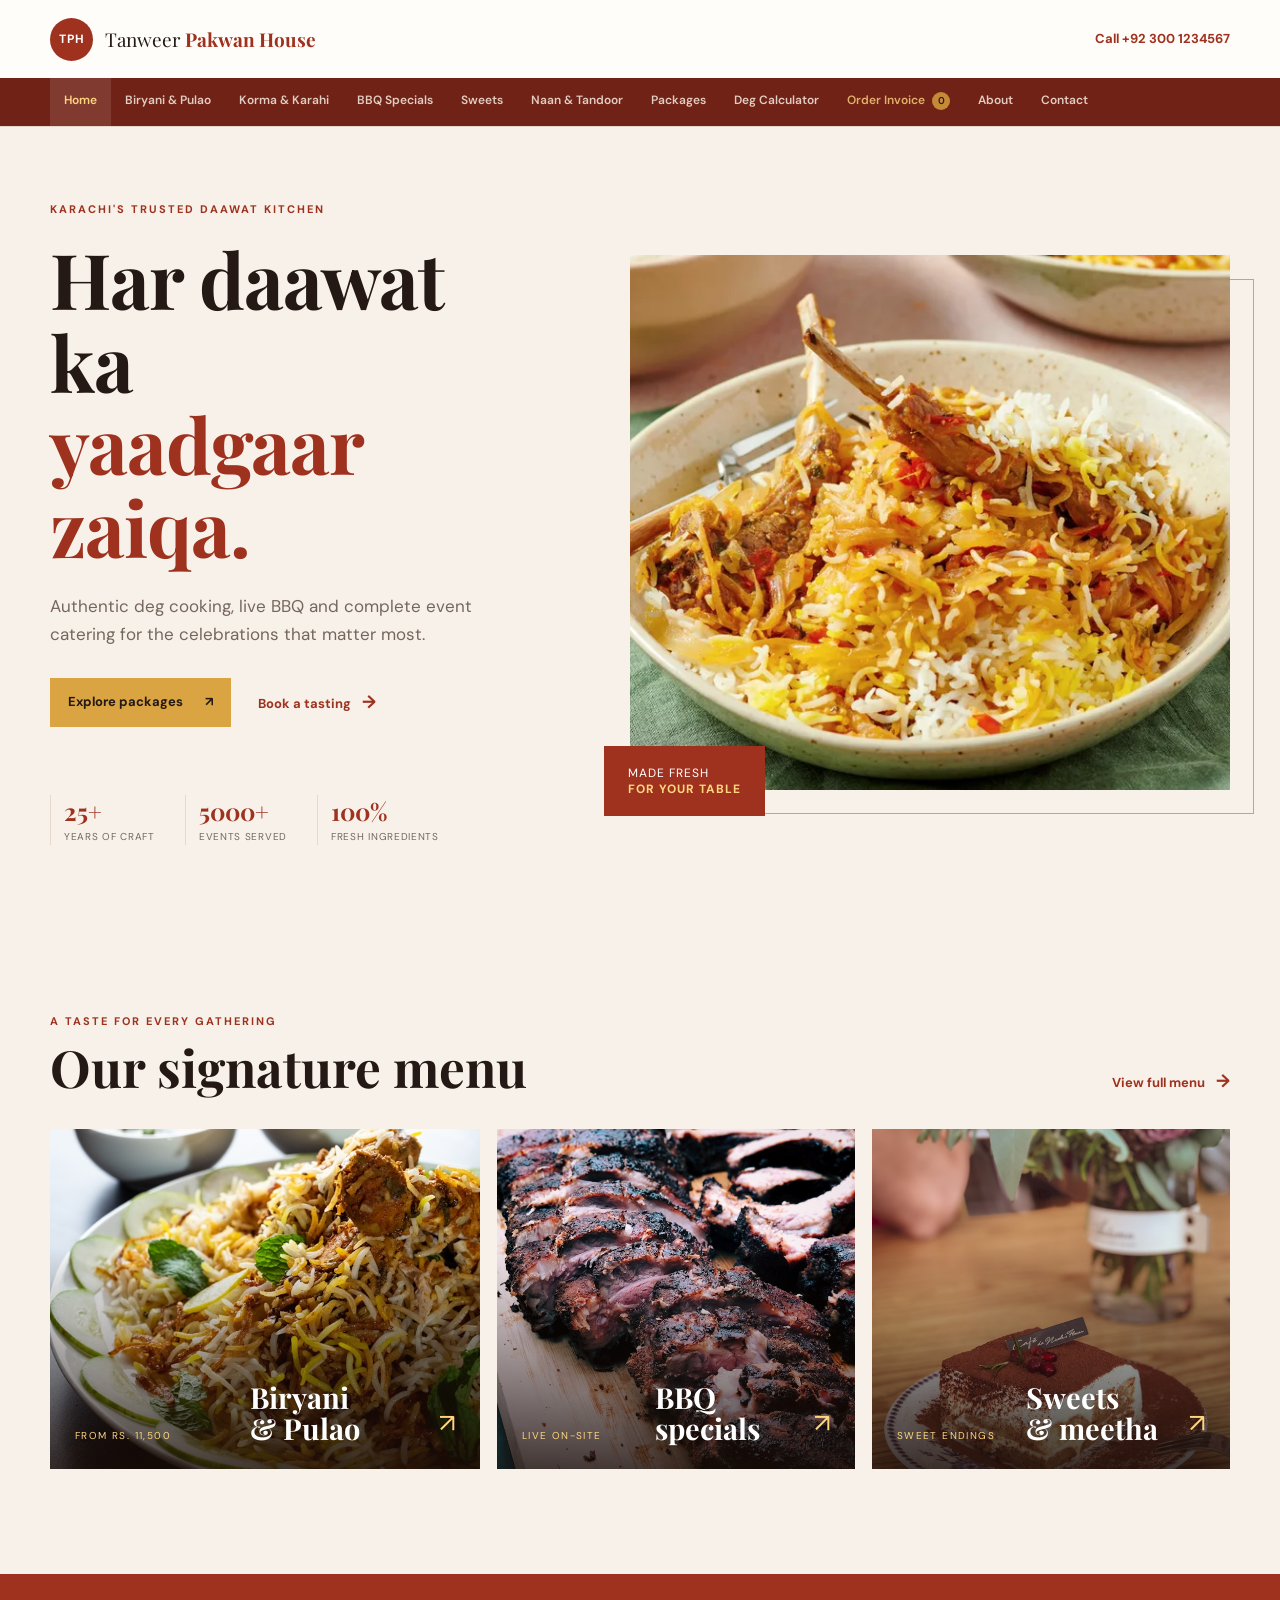
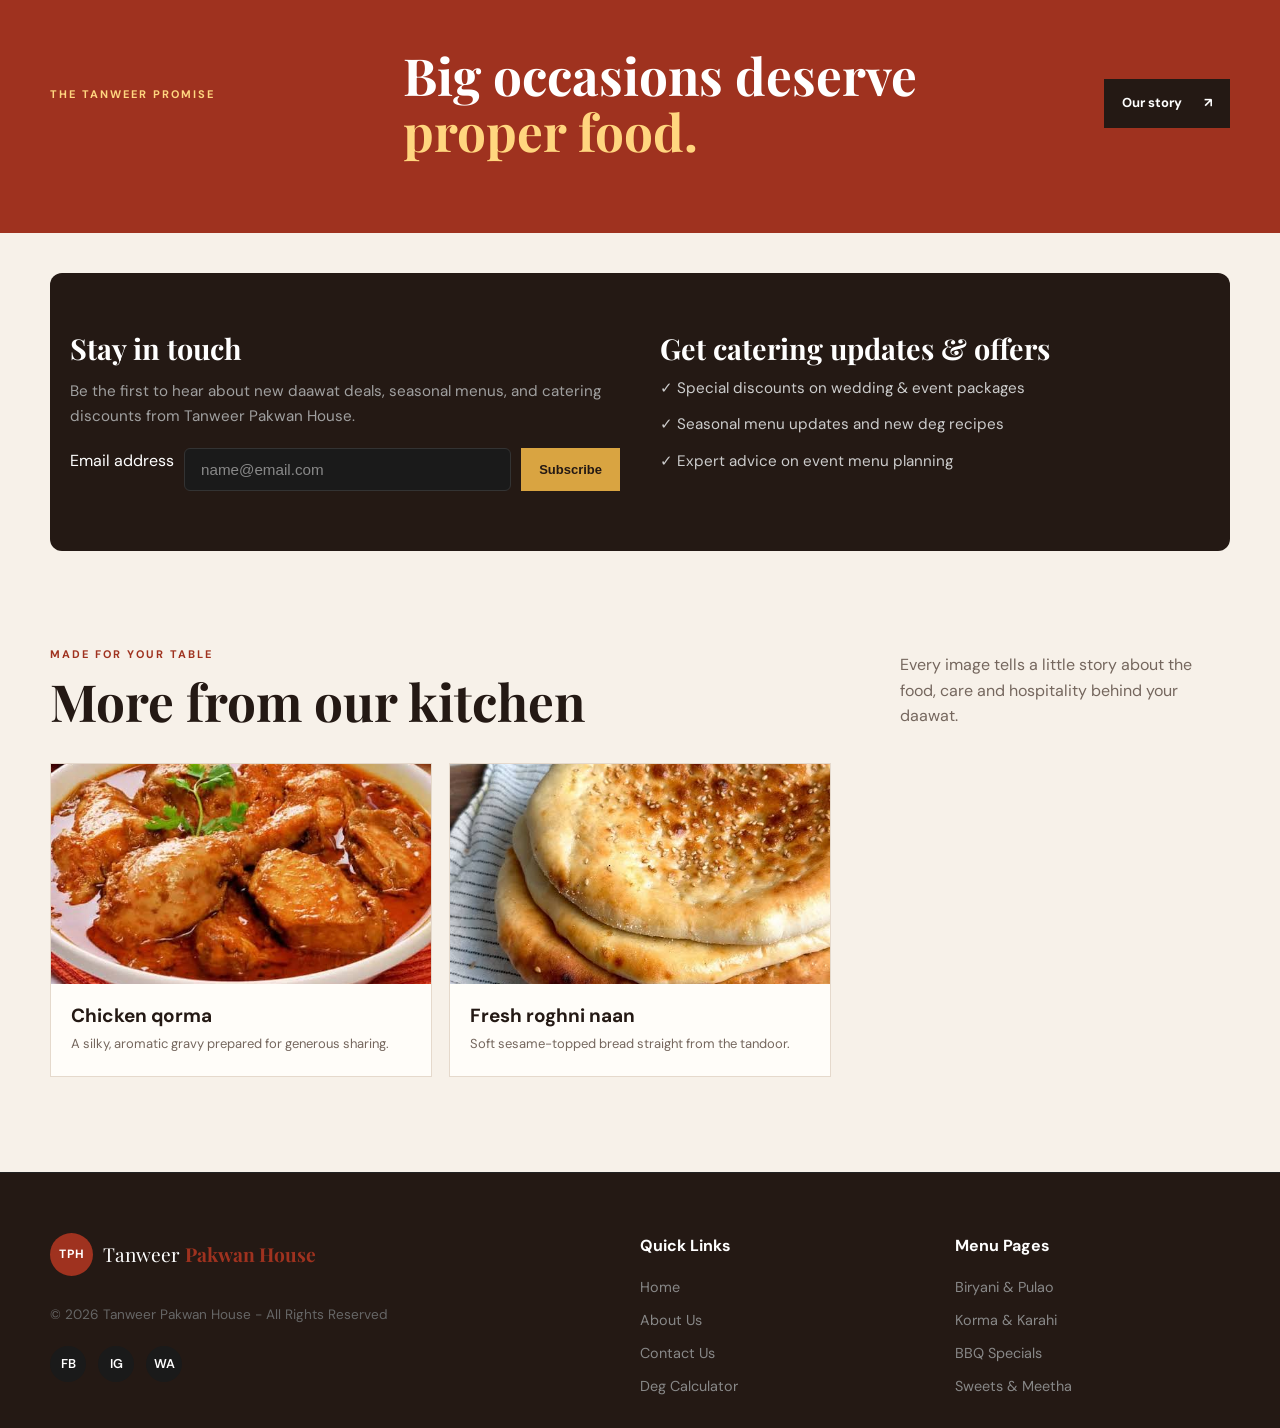
<file: index.html>
<!DOCTYPE html>
<html lang="en">

<head>
    <meta charset="UTF-8">
    <meta name="viewport" content="width=device-width, initial-scale=1.0">
    <meta name="description"
        content="Authentic Karachi catering, deg cooking and wedding menus by Tanweer Pakwan House.">
    <title>Tanweer Pakwan House | Karachi Catering</title>
    <link rel="preconnect" href="https://fonts.googleapis.com">
    <link rel="preconnect" href="https://fonts.gstatic.com" crossorigin>
    <link
        href="https://fonts.googleapis.com/css2?family=DM+Sans:wght@400;500;600;700&family=Playfair+Display:wght@600;700;800&display=swap"
        rel="stylesheet">
    <link rel="stylesheet" href="styles.css">
</head>

<body data-category="home">
    <script src="page-header.js"></script>
    
    <div data-page-images hidden>
        <img src="images/pulao-chicken.webp" alt="Chicken yakhni pulao" data-description="Stock-cooked rice with tender chicken and whole spices.">
        <img src="images/Chicken qorma.jpg" alt="Chicken qorma" data-description="A silky, aromatic gravy prepared for generous sharing.">
        <img src="images/naan-roghni.jpg" alt="Fresh roghni naan" data-description="Soft sesame-topped bread straight from the tandoor.">
    </div>

    <main>
        <section class="hero page-width">
            <div class="hero-copy">
                <p class="eyebrow">Karachi's trusted daawat kitchen</p>
                <h1>Har daawat ka<br><em>yaadgaar zaiqa.</em></h1>
                <p class="hero-text">Authentic deg cooking, live BBQ and complete event catering for the celebrations that matter most.</p>
                <div class="hero-actions">
                    <a class="button button-gold" href="packages.html">Explore packages <span aria-hidden="true">↗</span></a>
                    <a class="text-link" href="contact.html">Book a tasting <span aria-hidden="true">→</span></a>
                </div>
                <div class="hero-stats">
                    <div><strong>25+</strong><span>Years of craft</span></div>
                    <div><strong>5000+</strong><span>Events served</span></div>
                    <div><strong>100%</strong><span>Fresh ingredients</span></div>
                </div>
            </div>
            <div class="hero-image">
                <img src="images/plate of biryani with.webp" alt="A beautiful plate of biryani with saffron and herbs">
                <span class="image-note">Made fresh<br><b>for your table</b></span>
            </div>
        </section>

        <section class="section page-width">
            <div class="section-heading">
                <div>
                    <p class="eyebrow">A taste for every gathering</p>
                    <h2>Our signature menu</h2>
                </div>
                <a class="text-link" href="biryani.html">View full menu <span aria-hidden="true">→</span></a>
            </div>
            <div class="feature-grid">
                <a class="feature-card feature-biryani" href="biryani.html">
                    <img src="images/biryani-chicken.webp" alt="Chicken biryani with saffron rice">
                    <div>
                        <span class="card-kicker">From Rs. 11,500</span>
                        <h3>Biryani<br>& Pulao</h3>
                        <span class="card-arrow" aria-hidden="true">↗</span>
                    </div>
                </a>
                <a class="feature-card feature-bbq" href="bbq.html">
                    <img src="images/malai-boti.webp" alt="Charcoal grilled malai boti">
                    <div>
                        <span class="card-kicker">Live on-site</span>
                        <h3>BBQ<br>specials</h3>
                        <span class="card-arrow" aria-hidden="true">↗</span>
                    </div>
                </a>
                <a class="feature-card feature-sweets" href="sweets.html">
                    <img src="images/kheer.webp" alt="Saffron kheer dessert">
                    <div>
                        <span class="card-kicker">Sweet endings</span>
                        <h3>Sweets<br>& meetha</h3>
                        <span class="card-arrow" aria-hidden="true">↗</span>
                    </div>
                </a>
            </div>
        </section>

        <section class="promise-band">
            <div class="page-width promise-content">
                <p class="eyebrow">The Tanweer promise</p>
                <h2>Big occasions deserve<br><em>proper food.</em></h2>
                <a class="button button-dark" href="about.html">Our story <span aria-hidden="true">↗</span></a>
            </div>
        </section>

        <section class="newsletter-section page-width">
            <div class="newsletter-col">
                <h2>Stay in touch</h2>
                <p>Be the first to hear about new daawat deals, seasonal menus, and catering discounts from Tanweer Pakwan House.</p>
                <form class="subscribe-form">
                    <label for="newsletter-email" class="visually-hidden">Email address</label>
                    <input id="newsletter-email" type="email" placeholder="name@email.com" required>
                    <button type="submit" class="button button-gold">Subscribe</button>
                </form>
            </div>
            <div class="newsletter-col">
                <h2>Get catering updates & offers</h2>
                <ul class="bullet-list">
                    <li>✓ Special discounts on wedding & event packages</li>
                    <li>✓ Seasonal menu updates and new deg recipes</li>
                    <li>✓ Expert advice on event menu planning</li>
                </ul>
            </div>
        </section>
    </main>

    <footer class="site-footer">
        <div class="page-width footer-grid">
            <div class="footer-brand">
                <a class="brand" href="index.html">
                    <span class="brand-mark">TPH</span>
                    <span>Tanweer <b>Pakwan House</b></span>
                </a>
                <p>© 2026 Tanweer Pakwan House - All Rights Reserved</p>
                <div class="social-links">
                    <a href="https://facebook.com" target="_blank" rel="noopener noreferrer" aria-label="Facebook">FB</a>
                    <a href="https://instagram.com" target="_blank" rel="noopener noreferrer" aria-label="Instagram">IG</a>
                    <a href="https://wa.me/923001234567" target="_blank" rel="noopener noreferrer" aria-label="WhatsApp">WA</a>
                </div>
            </div>
            <div class="footer-links">
                <b>Quick Links</b>
                <a href="index.html">Home</a>
                <a href="about.html">About Us</a>
                <a href="contact.html">Contact Us</a>
                <a href="calculator.html">Deg Calculator</a>
            </div>
            <div class="footer-links">
                <b>Menu Pages</b>
                <a href="biryani.html">Biryani & Pulao</a>
                <a href="curry.html">Korma & Karahi</a>
                <a href="bbq.html">BBQ Specials</a>
                <a href="sweets.html">Sweets & Meetha</a>
            </div>
        </div>
    </footer>
    <script src="app.js"></script>
</body>

</html>
</file>
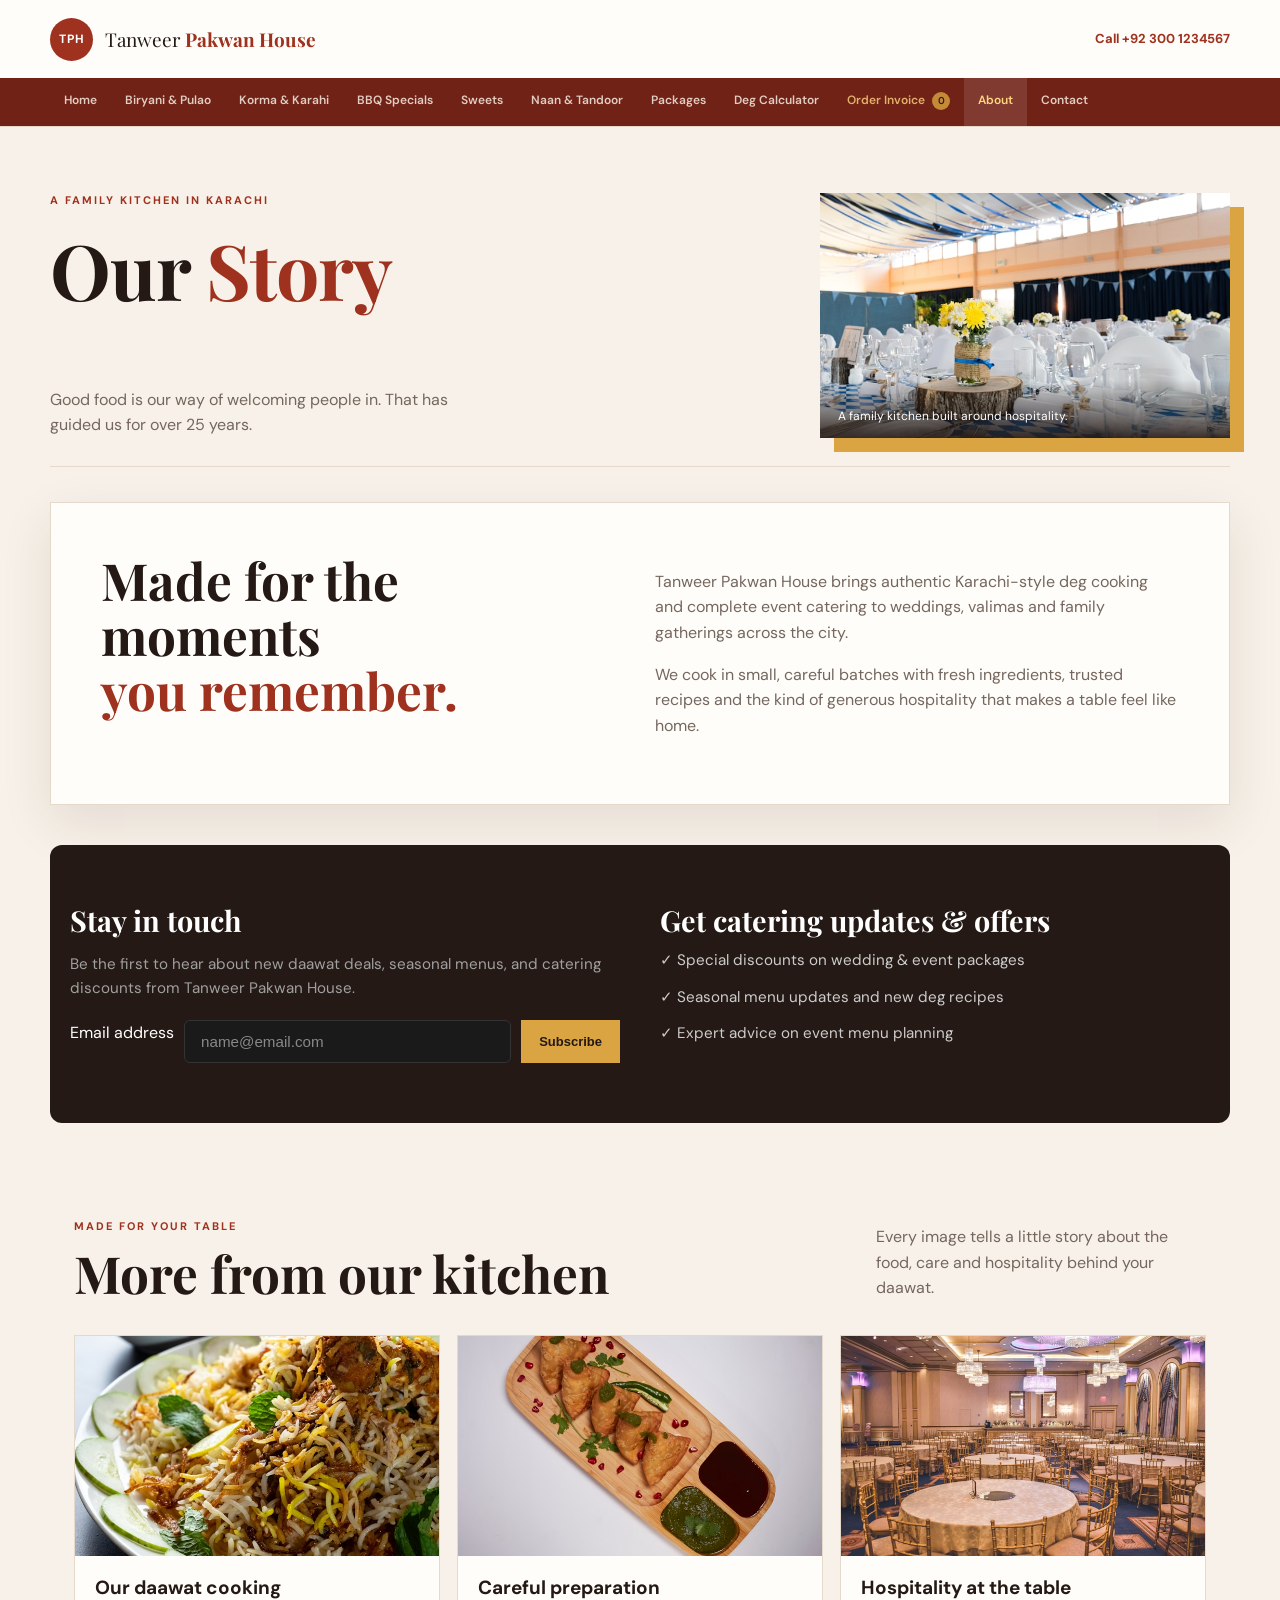
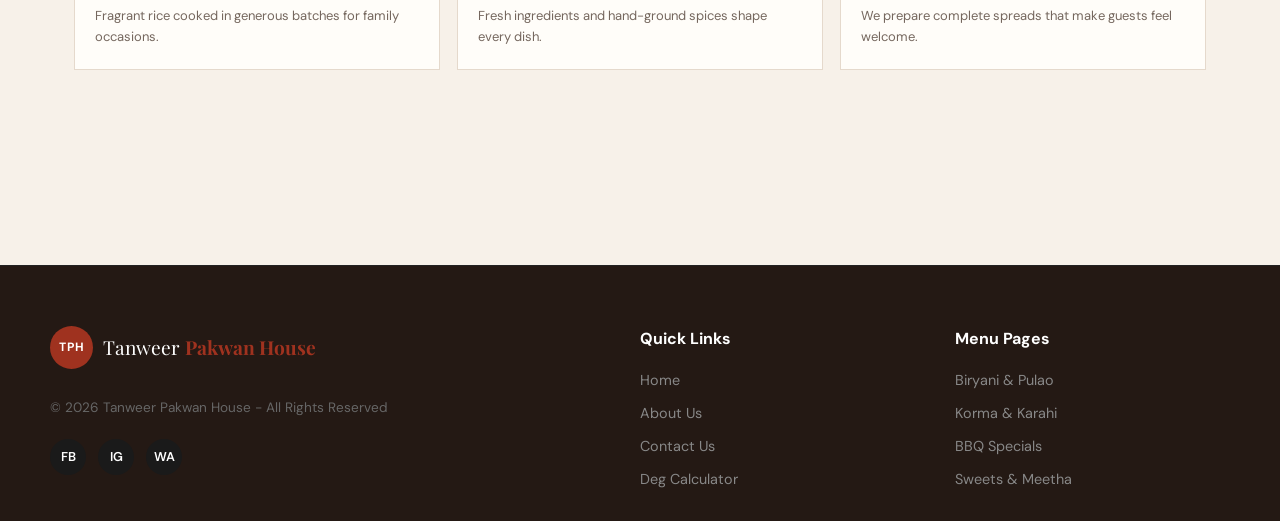
<file: about.html>
<!DOCTYPE html>
<html lang="en">

<head>
    <meta charset="UTF-8">
    <meta name="viewport" content="width=device-width, initial-scale=1.0">
    <meta name="description" content="Learn about Tanweer Pakwan House — serving authentic Karachi-style deg cooking and catering for over 25 years.">
    <title>About Us | Tanweer Pakwan House</title>
    <link rel="preconnect" href="https://fonts.googleapis.com">
    <link rel="preconnect" href="https://fonts.gstatic.com" crossorigin>
    <link
        href="https://fonts.googleapis.com/css2?family=DM+Sans:wght@400;500;600;700&family=Playfair+Display:wght@600;700;800&display=swap"
        rel="stylesheet">
    <link rel="stylesheet" href="styles.css">
</head>

<body data-category="about">
    <script src="page-header.js"></script>
    <div data-page-images hidden>
        <img src="images/package-valima.webp" alt="A generous Pakistani feast prepared for a family celebration" data-caption="A family kitchen built around hospitality.">
        <img src="images/biryani-chicken.webp" alt="Our daawat cooking" data-description="Fragrant rice cooked in generous batches for family occasions.">
        <img src="images/karahi-chicken.webp" alt="Careful preparation" data-description="Fresh ingredients and hand-ground spices shape every dish.">
        <img src="images/package-shadi.webp" alt="Hospitality at the table" data-description="We prepare complete spreads that make guests feel welcome.">
    </div>

    <main class="page-main page-width">
        <div class="page-intro">
            <div>
                <p class="eyebrow">A family kitchen in Karachi</p>
                <h1>Our <em>Story</em></h1>
            </div>
            <p>Good food is our way of welcoming people in. That has guided us for over 25 years.</p>
        </div>

        <div class="content-panel content-grid">
            <div>
                <h2>Made for the moments<br><em>you remember.</em></h2>
            </div>
            <div>
                <p>Tanweer Pakwan House brings authentic Karachi-style deg cooking and complete event catering to
                    weddings, valimas and family gatherings across the city.</p>
                <p>We cook in small, careful batches with fresh ingredients, trusted recipes and the kind of generous
                    hospitality that makes a table feel like home.</p>
            </div>
        </div>

        <section class="newsletter-section">
            <div class="newsletter-col">
                <h2>Stay in touch</h2>
                <p>Be the first to hear about new daawat deals, seasonal menus, and catering discounts from Tanweer Pakwan House.</p>
                <form class="subscribe-form">
                    <label for="newsletter-email" class="visually-hidden">Email address</label>
                    <input id="newsletter-email" type="email" placeholder="name@email.com" required>
                    <button type="submit" class="button button-gold">Subscribe</button>
                </form>
            </div>
            <div class="newsletter-col">
                <h2>Get catering updates & offers</h2>
                <ul class="bullet-list">
                    <li>✓ Special discounts on wedding & event packages</li>
                    <li>✓ Seasonal menu updates and new deg recipes</li>
                    <li>✓ Expert advice on event menu planning</li>
                </ul>
            </div>
        </section>
    </main>

    <footer class="site-footer">
        <div class="page-width footer-grid">
            <div class="footer-brand">
                <a class="brand" href="index.html">
                    <span class="brand-mark">TPH</span>
                    <span>Tanweer <b>Pakwan House</b></span>
                </a>
                <p>© 2026 Tanweer Pakwan House - All Rights Reserved</p>
                <div class="social-links">
                    <a href="https://facebook.com" target="_blank" rel="noopener noreferrer" aria-label="Facebook">FB</a>
                    <a href="https://instagram.com" target="_blank" rel="noopener noreferrer" aria-label="Instagram">IG</a>
                    <a href="https://wa.me/923001234567" target="_blank" rel="noopener noreferrer" aria-label="WhatsApp">WA</a>
                </div>
            </div>
            <div class="footer-links">
                <b>Quick Links</b>
                <a href="index.html">Home</a>
                <a href="about.html">About Us</a>
                <a href="contact.html">Contact Us</a>
                <a href="calculator.html">Deg Calculator</a>
            </div>
            <div class="footer-links">
                <b>Menu Pages</b>
                <a href="biryani.html">Biryani & Pulao</a>
                <a href="curry.html">Korma & Karahi</a>
                <a href="bbq.html">BBQ Specials</a>
                <a href="sweets.html">Sweets & Meetha</a>
            </div>
        </div>
    </footer>

    <script src="app.js"></script>
</body>

</html>
</file>
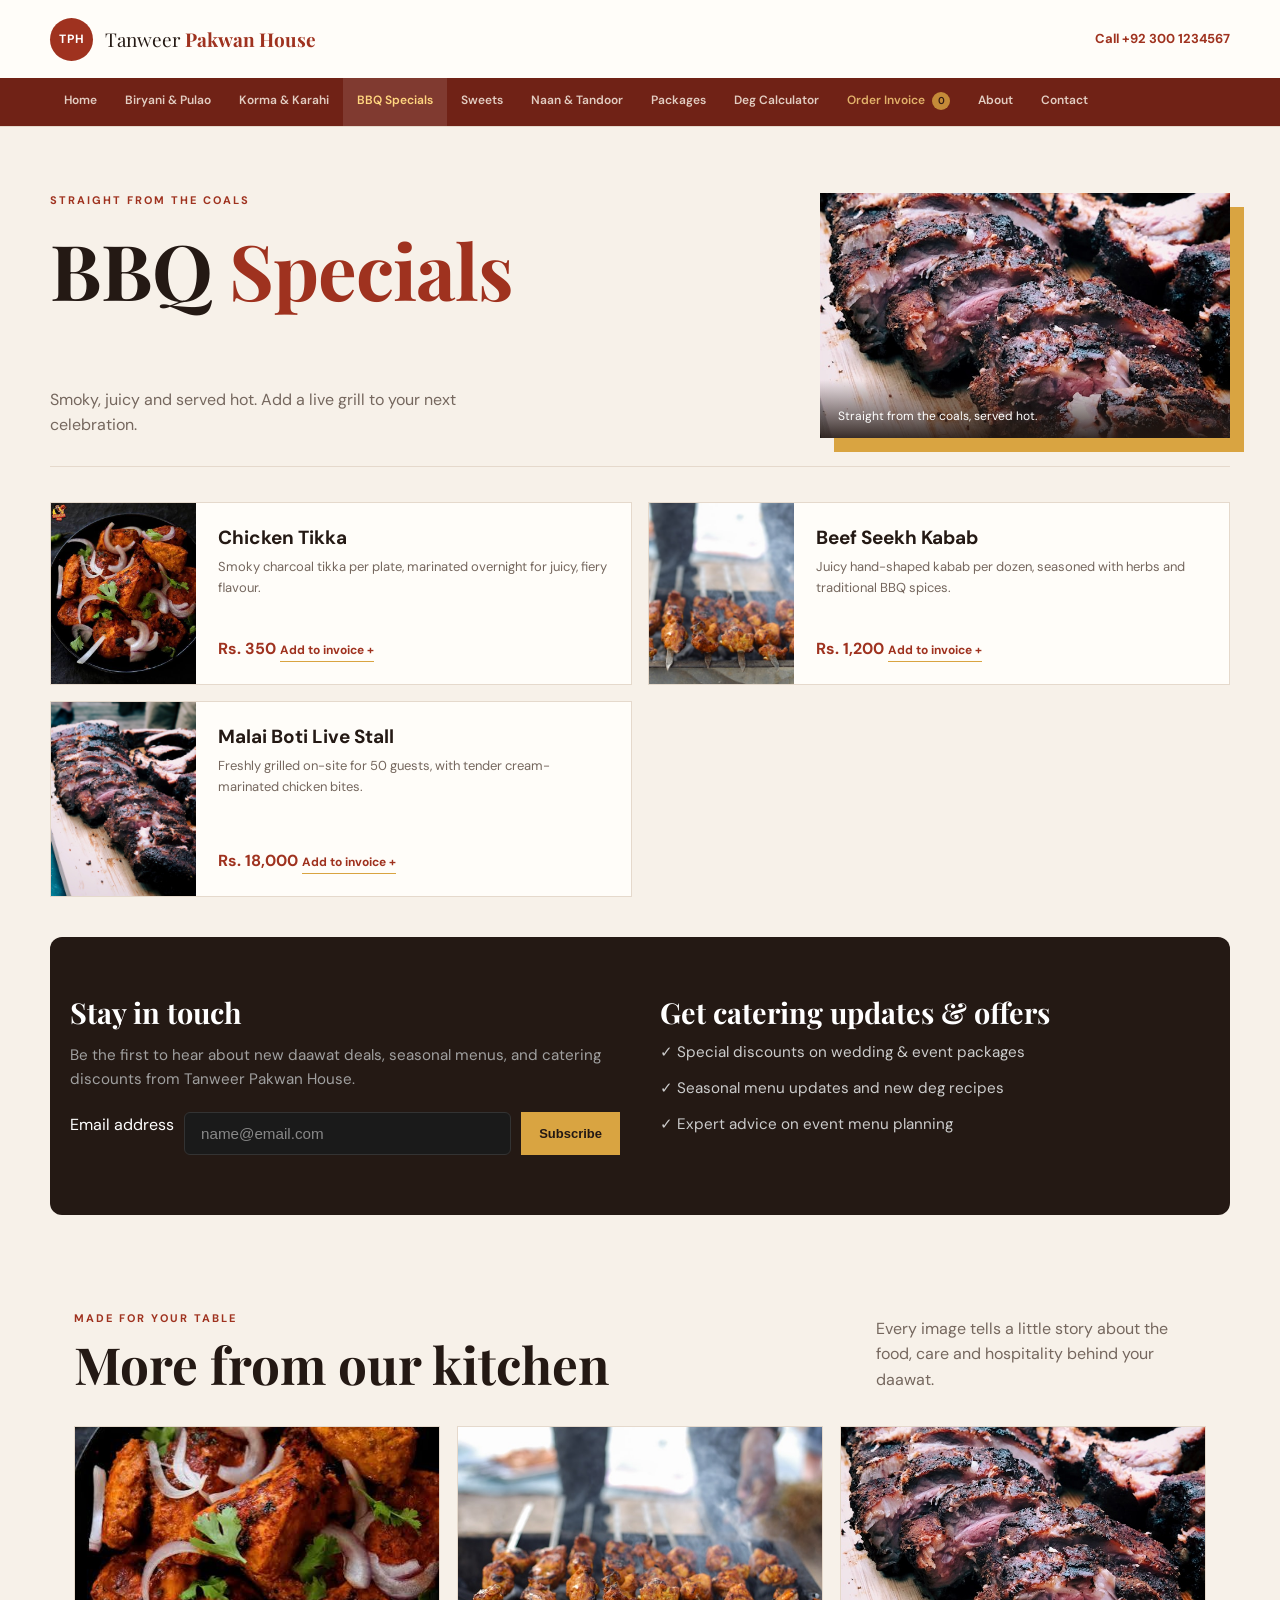
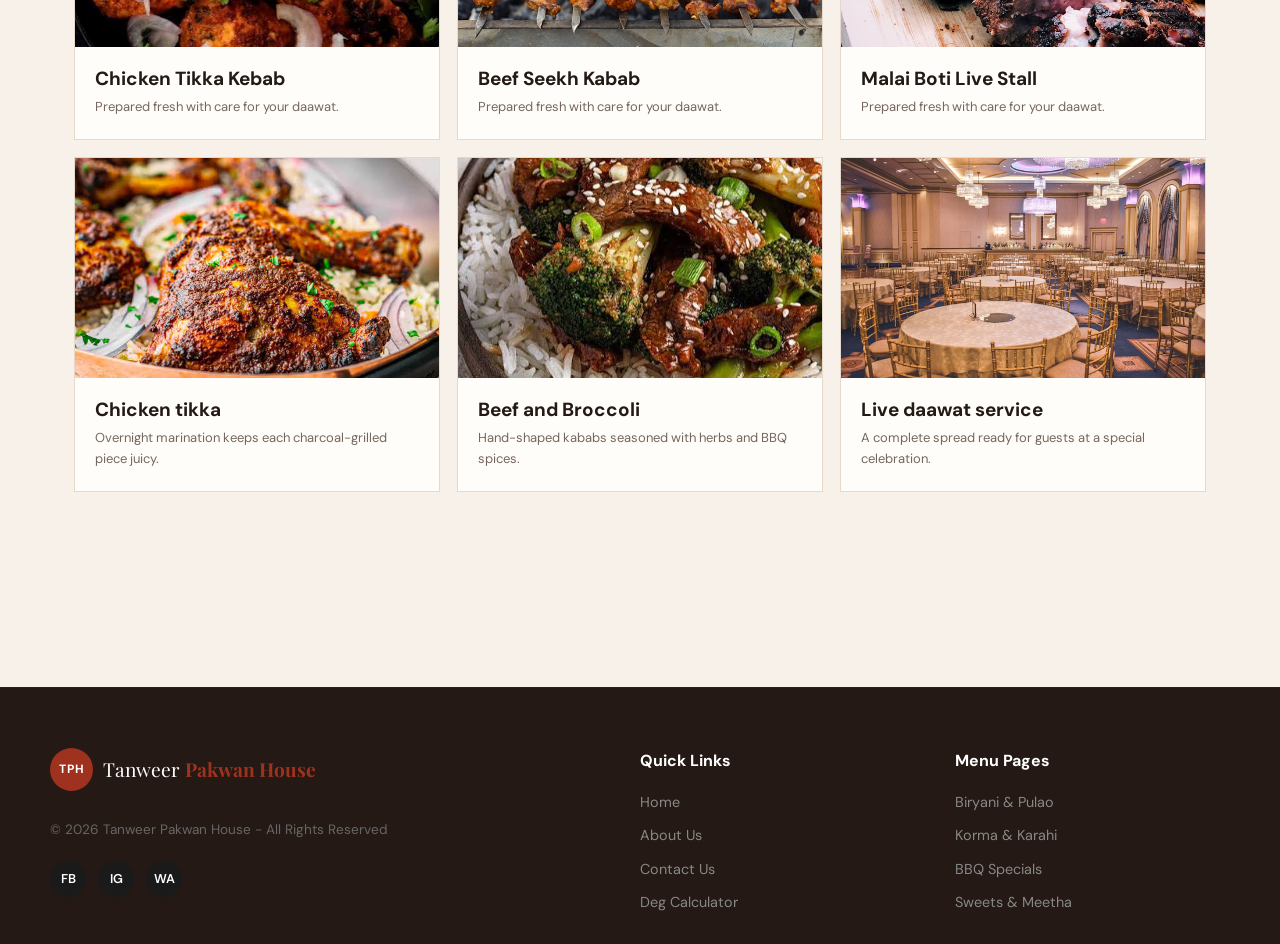
<file: bbq.html>
<!DOCTYPE html>
<html lang="en">

<head>
    <meta charset="UTF-8">
    <meta name="viewport" content="width=device-width, initial-scale=1.0">
    <meta name="description" content="Smoky charcoal BBQ, tikka, and live catering specials from Tanweer Pakwan House.">
    <title>BBQ Specials | Tanweer Pakwan House</title>
    <link rel="preconnect" href="https://fonts.googleapis.com">
    <link rel="preconnect" href="https://fonts.gstatic.com" crossorigin>
    <link
        href="https://fonts.googleapis.com/css2?family=DM+Sans:wght@400;500;600;700&family=Playfair+Display:wght@600;700;800&display=swap"
        rel="stylesheet">
    <link rel="stylesheet" href="styles.css">
</head>

<body data-category="bbq">
    <script src="page-header.js"></script>
    <div data-page-images hidden>
        <img src="images/malai-boti.webp" alt="Smoky malai boti fresh from the charcoal grill" data-caption="Straight from the coals, served hot.">
        <img src="/images/Chicken Tikka Kebab.jpg" alt=" Chicken Tikka Kebab">
        <img src="images/seekh-kabab.webp" alt="Beef Seekh Kabab">
        <img src="images/malai-boti.webp" alt="Malai Boti Live Stall">
        <img src="/images/Chicken Tikka.jpg" alt="Chicken tikka" data-description="Overnight marination keeps each charcoal-grilled piece juicy.">
        <img src="/images/Beef and Broccoli.jpg" alt="Beef and Broccoli" data-description="Hand-shaped kababs seasoned with herbs and BBQ spices.">
        <img src="images/package-shadi.webp" alt="Live daawat service" data-description="A complete spread ready for guests at a special celebration.">
    </div>

    <main class="page-main page-width">
        <div class="page-intro">
            <div>
                <p class="eyebrow">Straight from the coals</p>
                <h1>BBQ <em>Specials</em></h1>
            </div>
            <p>Smoky, juicy and served hot. Add a live grill to your next celebration.</p>
        </div>

        <div class="menu-grid" data-menu></div>

        <section class="newsletter-section">
            <div class="newsletter-col">
                <h2>Stay in touch</h2>
                <p>Be the first to hear about new daawat deals, seasonal menus, and catering discounts from Tanweer Pakwan House.</p>
                <form class="subscribe-form">
                    <label for="newsletter-email" class="visually-hidden">Email address</label>
                    <input id="newsletter-email" type="email" placeholder="name@email.com" required>
                    <button type="submit" class="button button-gold">Subscribe</button>
                </form>
            </div>
            <div class="newsletter-col">
                <h2>Get catering updates & offers</h2>
                <ul class="bullet-list">
                    <li>✓ Special discounts on wedding & event packages</li>
                    <li>✓ Seasonal menu updates and new deg recipes</li>
                    <li>✓ Expert advice on event menu planning</li>
                </ul>
            </div>
        </section>
    </main>

    <footer class="site-footer">
        <div class="page-width footer-grid">
            <div class="footer-brand">
                <a class="brand" href="index.html">
                    <span class="brand-mark">TPH</span>
                    <span>Tanweer <b>Pakwan House</b></span>
                </a>
                <p>© 2026 Tanweer Pakwan House - All Rights Reserved</p>
                <div class="social-links">
                    <a href="https://facebook.com" target="_blank" rel="noopener noreferrer" aria-label="Facebook">FB</a>
                    <a href="https://instagram.com" target="_blank" rel="noopener noreferrer" aria-label="Instagram">IG</a>
                    <a href="https://wa.me/923001234567" target="_blank" rel="noopener noreferrer" aria-label="WhatsApp">WA</a>
                </div>
            </div>
            <div class="footer-links">
                <b>Quick Links</b>
                <a href="index.html">Home</a>
                <a href="about.html">About Us</a>
                <a href="contact.html">Contact Us</a>
                <a href="calculator.html">Deg Calculator</a>
            </div>
            <div class="footer-links">
                <b>Menu Pages</b>
                <a href="biryani.html">Biryani & Pulao</a>
                <a href="curry.html">Korma & Karahi</a>
                <a href="bbq.html">BBQ Specials</a>
                <a href="sweets.html">Sweets & Meetha</a>
            </div>
        </div>
    </footer>

    <script src="app.js"></script>
</body>

</html>
</file>
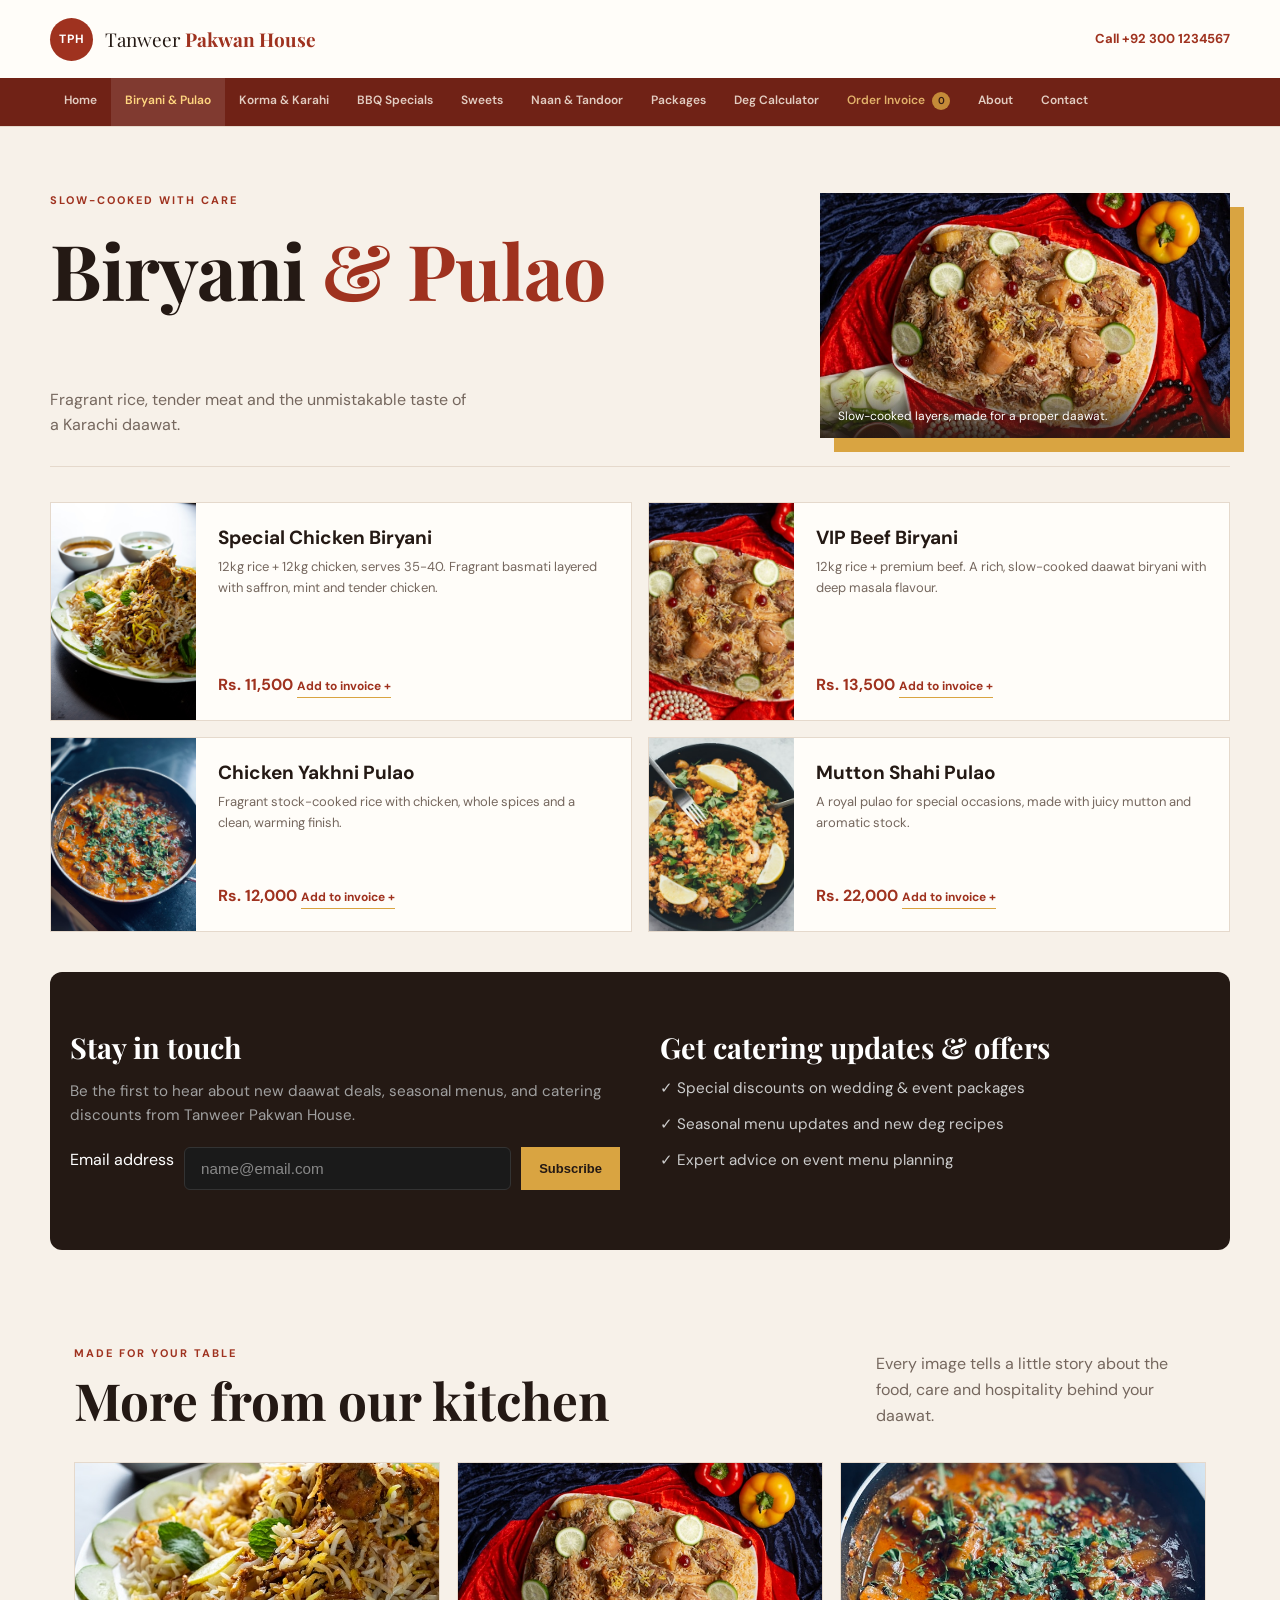
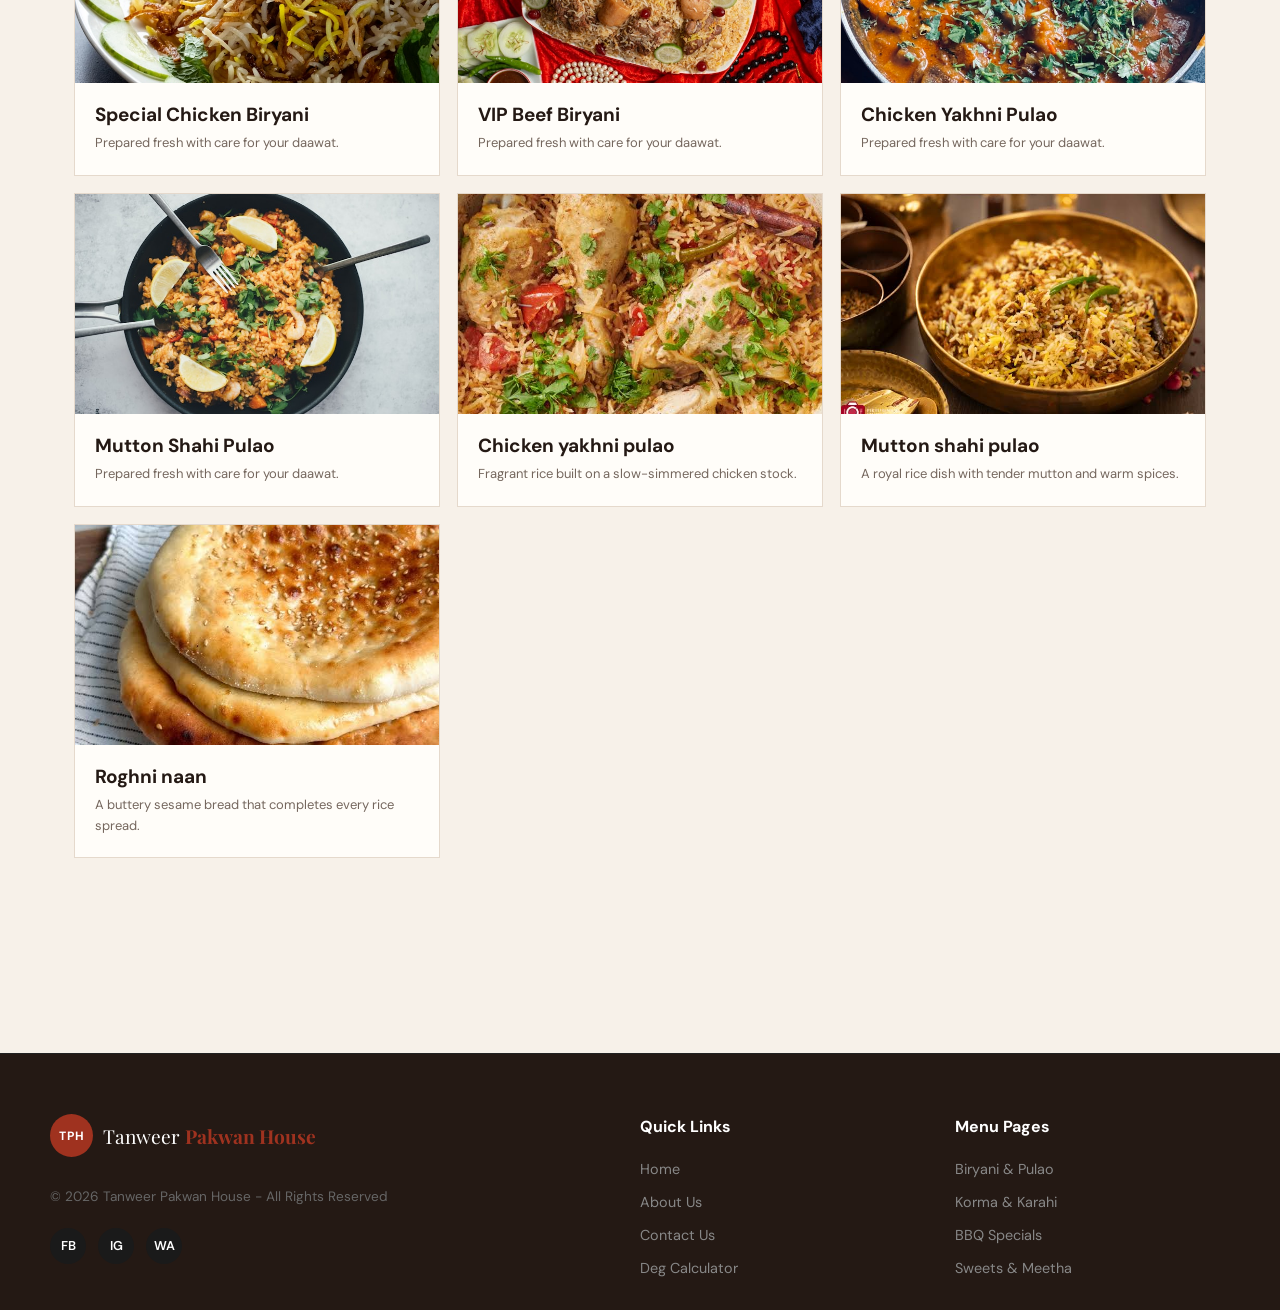
<file: biryani.html>
<!DOCTYPE html>
<html lang="en">

<head>
    <meta charset="UTF-8">
    <meta name="viewport" content="width=device-width, initial-scale=1.0">
    <meta name="description" content="Authentic Karachi biryani and pulao cooked in traditional degs for events and catering by Tanweer Pakwan House.">
    <title>Biryani & Pulao | Tanweer Pakwan House</title>
    <link rel="preconnect" href="https://fonts.googleapis.com">
    <link rel="preconnect" href="https://fonts.gstatic.com" crossorigin>
    <link
        href="https://fonts.googleapis.com/css2?family=DM+Sans:wght@400;500;600;700&family=Playfair+Display:wght@600;700;800&display=swap"
        rel="stylesheet">
    <link rel="stylesheet" href="styles.css">
</head>

<body data-category="biryani">
    <script src="page-header.js"></script>
    <div data-page-images hidden>
        <img src="images/biryani-beef.webp" alt="A generous serving of beef biryani with fragrant rice and tender meat" data-caption="Slow-cooked layers, made for a proper daawat.">
        <img src="images/biryani-chicken.webp" alt="Special Chicken Biryani">
        <img src="images/biryani-beef.webp" alt="VIP Beef Biryani">
        <img src="images/pulao-chicken.webp" alt="Chicken Yakhni Pulao">
        <img src="images/pulao-mutton.webp" alt="Mutton Shahi Pulao">
        <img src="images/Chicken yakhni pulao.jpg" alt="Chicken yakhni pulao" data-description="Fragrant rice built on a slow-simmered chicken stock.">
        <img src="images/Mutton shahi pulao.jpg" alt="Mutton shahi pulao" data-description="A royal rice dish with tender mutton and warm spices.">
        <img src="images/naan-roghni.jpg" alt="Roghni naan" data-description="A buttery sesame bread that completes every rice spread.">
    </div>

    <main class="page-main page-width">
        <div class="page-intro">
            <div>
                <p class="eyebrow">Slow-cooked with care</p>
                <h1>Biryani <em>& Pulao</em></h1>
            </div>
            <p>Fragrant rice, tender meat and the unmistakable taste of a Karachi daawat.</p>
        </div>

        <div class="menu-grid" data-menu></div>

        <section class="newsletter-section">
            <div class="newsletter-col">
                <h2>Stay in touch</h2>
                <p>Be the first to hear about new daawat deals, seasonal menus, and catering discounts from Tanweer Pakwan House.</p>
                <form class="subscribe-form">
                    <label for="newsletter-email" class="visually-hidden">Email address</label>
                    <input id="newsletter-email" type="email" placeholder="name@email.com" required>
                    <button type="submit" class="button button-gold">Subscribe</button>
                </form>
            </div>
            <div class="newsletter-col">
                <h2>Get catering updates & offers</h2>
                <ul class="bullet-list">
                    <li>✓ Special discounts on wedding & event packages</li>
                    <li>✓ Seasonal menu updates and new deg recipes</li>
                    <li>✓ Expert advice on event menu planning</li>
                </ul>
            </div>
        </section>
    </main>

    <footer class="site-footer">
        <div class="page-width footer-grid">
            <div class="footer-brand">
                <a class="brand" href="index.html">
                    <span class="brand-mark">TPH</span>
                    <span>Tanweer <b>Pakwan House</b></span>
                </a>
                <p>© 2026 Tanweer Pakwan House - All Rights Reserved</p>
                <div class="social-links">
                    <a href="https://facebook.com" target="_blank" rel="noopener noreferrer" aria-label="Facebook">FB</a>
                    <a href="https://instagram.com" target="_blank" rel="noopener noreferrer" aria-label="Instagram">IG</a>
                    <a href="https://wa.me/923001234567" target="_blank" rel="noopener noreferrer" aria-label="WhatsApp">WA</a>
                </div>
            </div>
            <div class="footer-links">
                <b>Quick Links</b>
                <a href="index.html">Home</a>
                <a href="about.html">About Us</a>
                <a href="contact.html">Contact Us</a>
                <a href="calculator.html">Deg Calculator</a>
            </div>
            <div class="footer-links">
                <b>Menu Pages</b>
                <a href="biryani.html">Biryani & Pulao</a>
                <a href="curry.html">Korma & Karahi</a>
                <a href="bbq.html">BBQ Specials</a>
                <a href="sweets.html">Sweets & Meetha</a>
            </div>
        </div>
    </footer>

    <script src="app.js"></script>
</body>

</html>
</file>
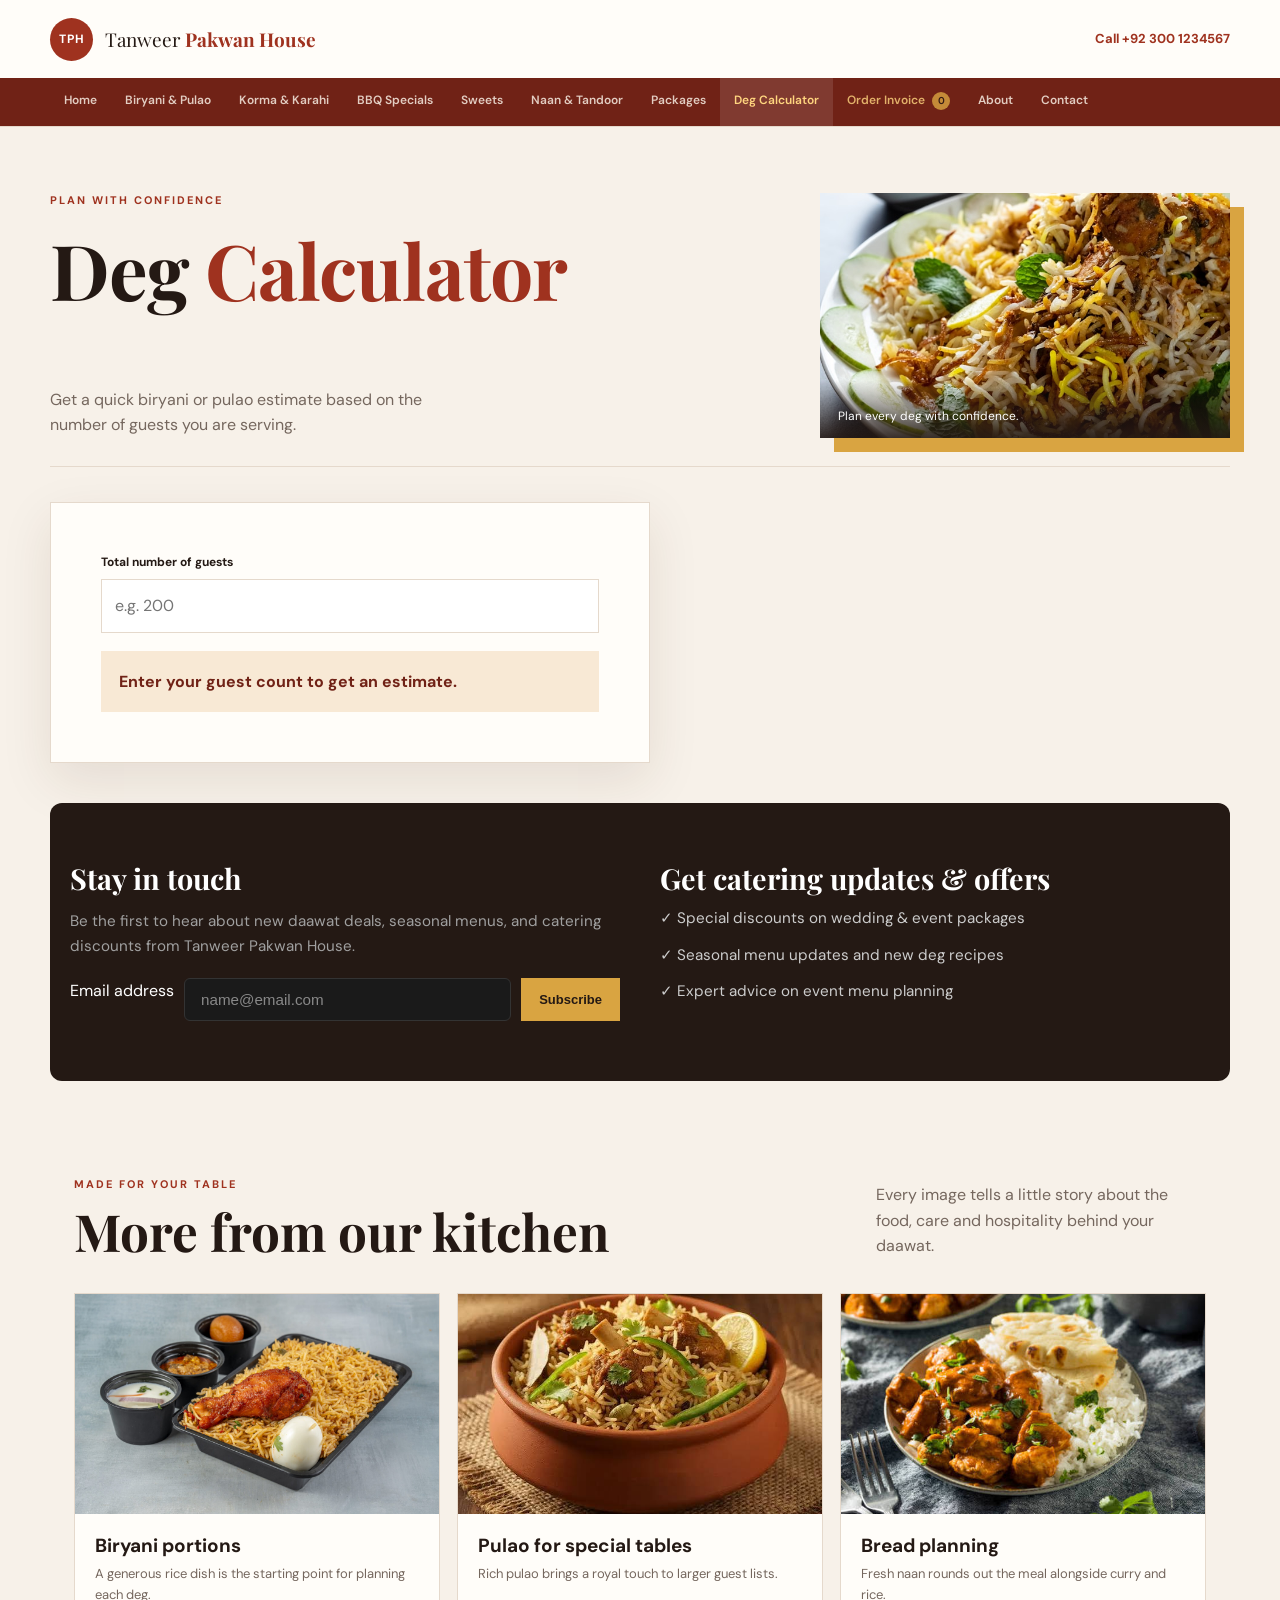
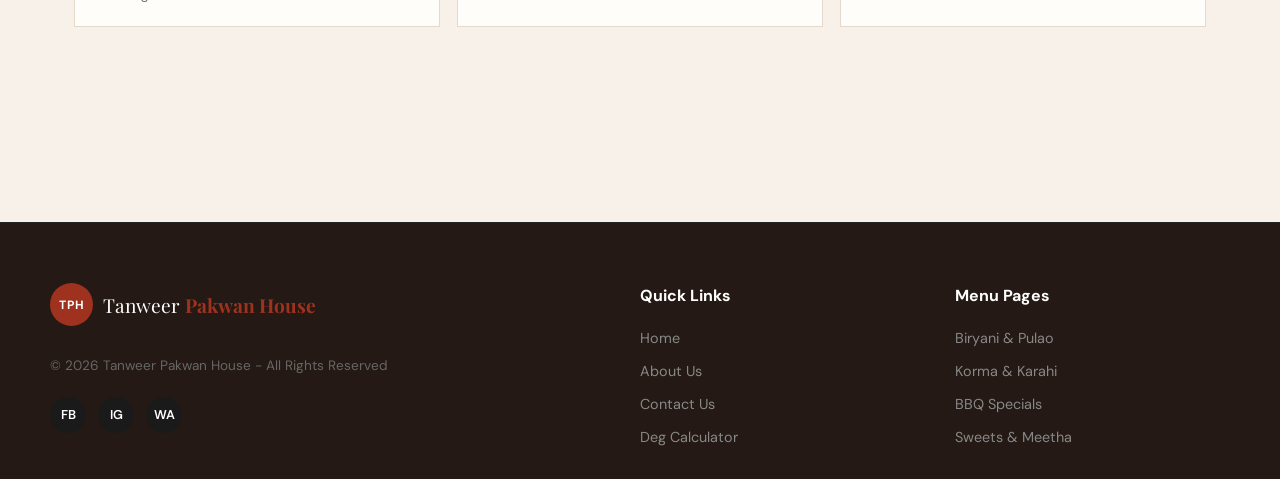
<file: calculator.html>
<!DOCTYPE html>
<html lang="en">

<head>
    <meta charset="UTF-8">
    <meta name="viewport" content="width=device-width, initial-scale=1.0">
    <meta name="description"
        content="Calculate deg and catering quantities for biryani and pulao based on your guest count at Tanweer Pakwan House.">
    <title>Deg Calculator | Tanweer Pakwan House</title>
    <link rel="preconnect" href="https://fonts.googleapis.com">
    <link rel="preconnect" href="https://fonts.gstatic.com" crossorigin>
    <link
        href="https://fonts.googleapis.com/css2?family=DM+Sans:wght@400;500;600;700&family=Playfair+Display:wght@600;700;800&display=swap"
        rel="stylesheet">
    <link rel="stylesheet" href="styles.css">
</head>

<body data-category="calculator">
    <script src="page-header.js"></script>
    <div data-page-images hidden>
        <img src="images/biryani-chicken.webp" alt="A full serving of chicken biryani for planning a family feast"
            data-caption="Plan every deg with confidence.">
        <img src="/images/Biryani portionsjpg.jpg" alt="Biryani portions"
            data-description="A generous rice dish is the starting point for planning each deg."><img
            src="/images/Pulao for special tables.jpg" alt="Pulao for special tables"
            data-description="Rich pulao brings a royal touch to larger guest lists."><img src="/images/Bread planning.jpg"
            alt="Bread planning" data-description="Fresh naan rounds out the meal alongside curry and rice.">
    </div>

    <main class="page-main page-width">
        <div class="page-intro">
            <div>
                <p class="eyebrow">Plan with confidence</p>
                <h1>Deg <em>Calculator</em></h1>
            </div>
            <p>Get a quick biryani or pulao estimate based on the number of guests you are serving.</p>
        </div>

        <div class="tool-panel">
            <div class="field">
                <label for="guestCount">Total number of guests</label>
                <input id="guestCount" type="number" min="1" placeholder="e.g. 200">
            </div>
            <div id="calcResult" class="result">Enter your guest count to get an estimate.</div>
        </div>

        <section class="newsletter-section">
            <div class="newsletter-col">
                <h2>Stay in touch</h2>
                <p>Be the first to hear about new daawat deals, seasonal menus, and catering discounts from Tanweer
                    Pakwan House.</p>
                <form class="subscribe-form">
                    <label for="newsletter-email" class="visually-hidden">Email address</label>
                    <input id="newsletter-email" type="email" placeholder="name@email.com" required>
                    <button type="submit" class="button button-gold">Subscribe</button>
                </form>
            </div>
            <div class="newsletter-col">
                <h2>Get catering updates & offers</h2>
                <ul class="bullet-list">
                    <li>✓ Special discounts on wedding & event packages</li>
                    <li>✓ Seasonal menu updates and new deg recipes</li>
                    <li>✓ Expert advice on event menu planning</li>
                </ul>
            </div>
        </section>
    </main>

    <footer class="site-footer">
        <div class="page-width footer-grid">
            <div class="footer-brand">
                <a class="brand" href="index.html">
                    <span class="brand-mark">TPH</span>
                    <span>Tanweer <b>Pakwan House</b></span>
                </a>
                <p>© 2026 Tanweer Pakwan House - All Rights Reserved</p>
                <div class="social-links">
                    <a href="https://facebook.com" target="_blank" rel="noopener noreferrer"
                        aria-label="Facebook">FB</a>
                    <a href="https://instagram.com" target="_blank" rel="noopener noreferrer"
                        aria-label="Instagram">IG</a>
                    <a href="https://wa.me/923001234567" target="_blank" rel="noopener noreferrer"
                        aria-label="WhatsApp">WA</a>
                </div>
            </div>
            <div class="footer-links">
                <b>Quick Links</b>
                <a href="index.html">Home</a>
                <a href="about.html">About Us</a>
                <a href="contact.html">Contact Us</a>
                <a href="calculator.html">Deg Calculator</a>
            </div>
            <div class="footer-links">
                <b>Menu Pages</b>
                <a href="biryani.html">Biryani & Pulao</a>
                <a href="curry.html">Korma & Karahi</a>
                <a href="bbq.html">BBQ Specials</a>
                <a href="sweets.html">Sweets & Meetha</a>
            </div>
        </div>
    </footer>

    <script src="app.js"></script>
</body>

</html>
</file>
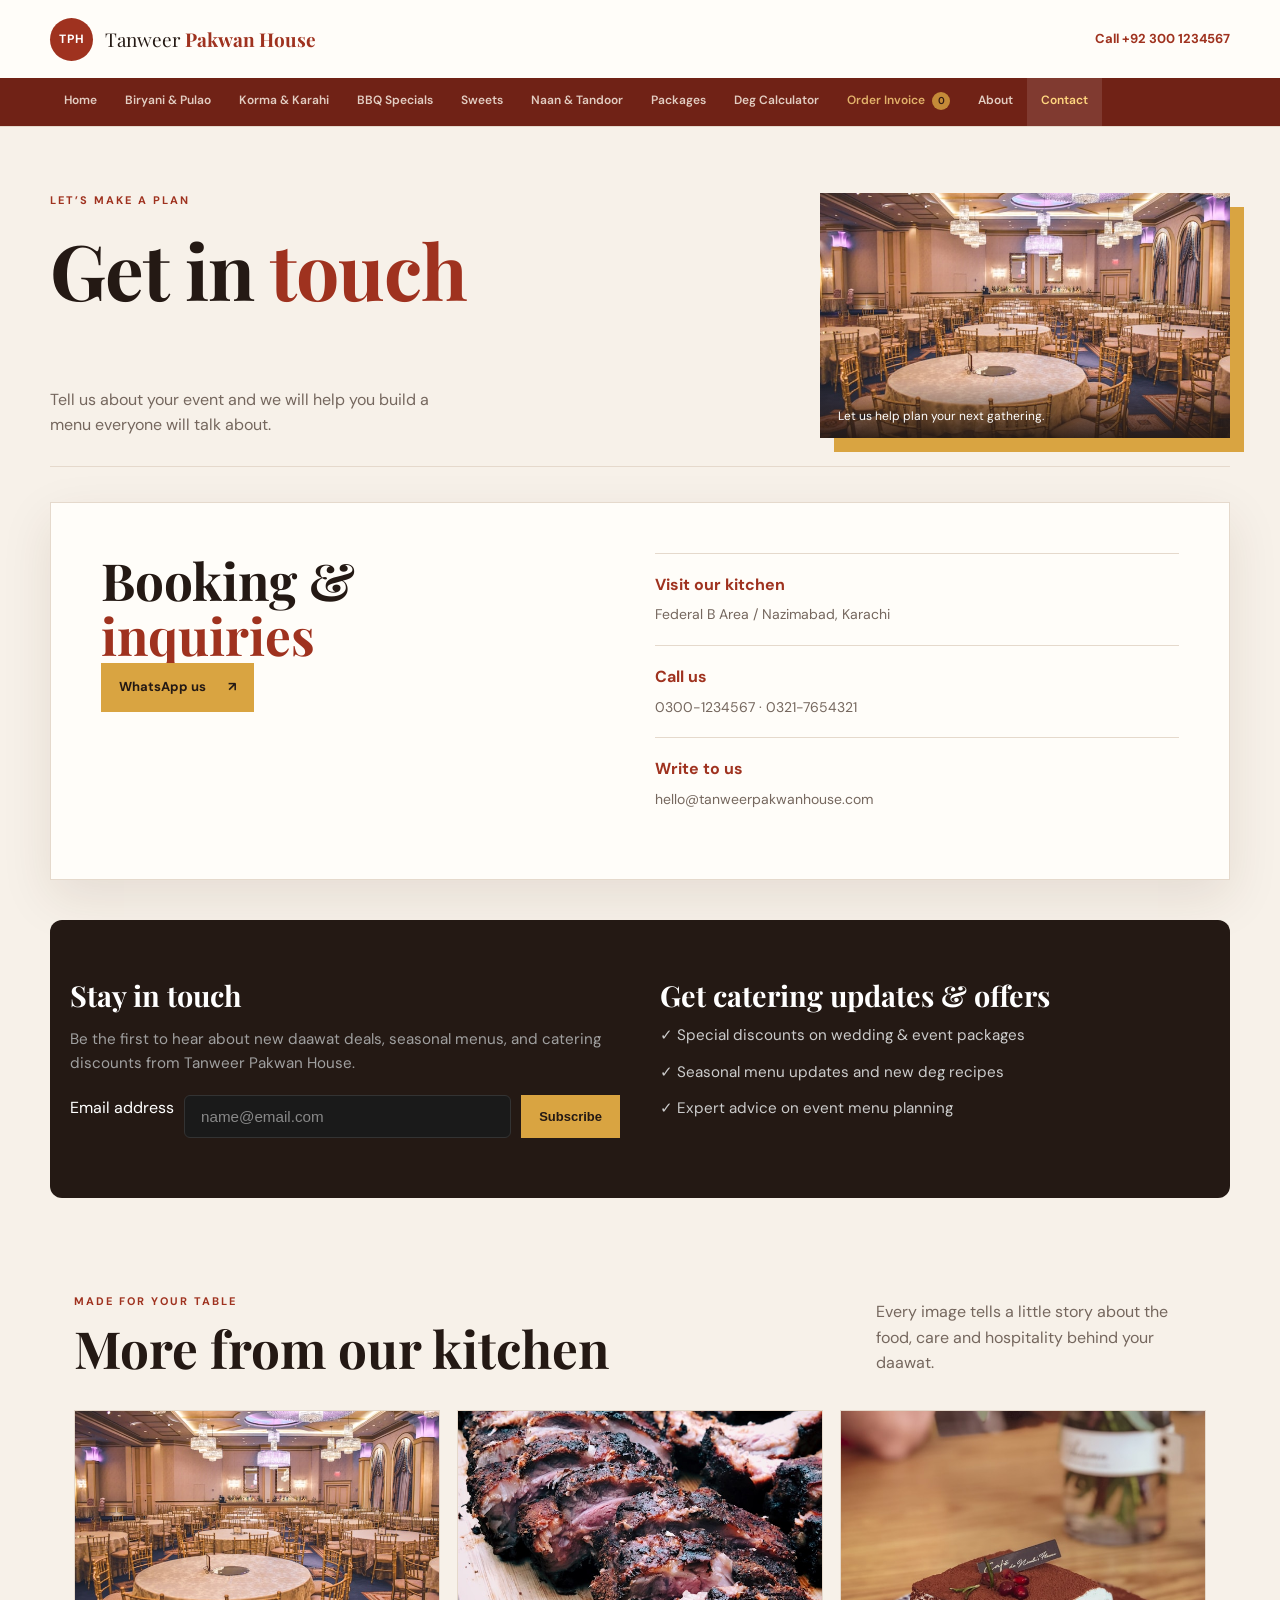
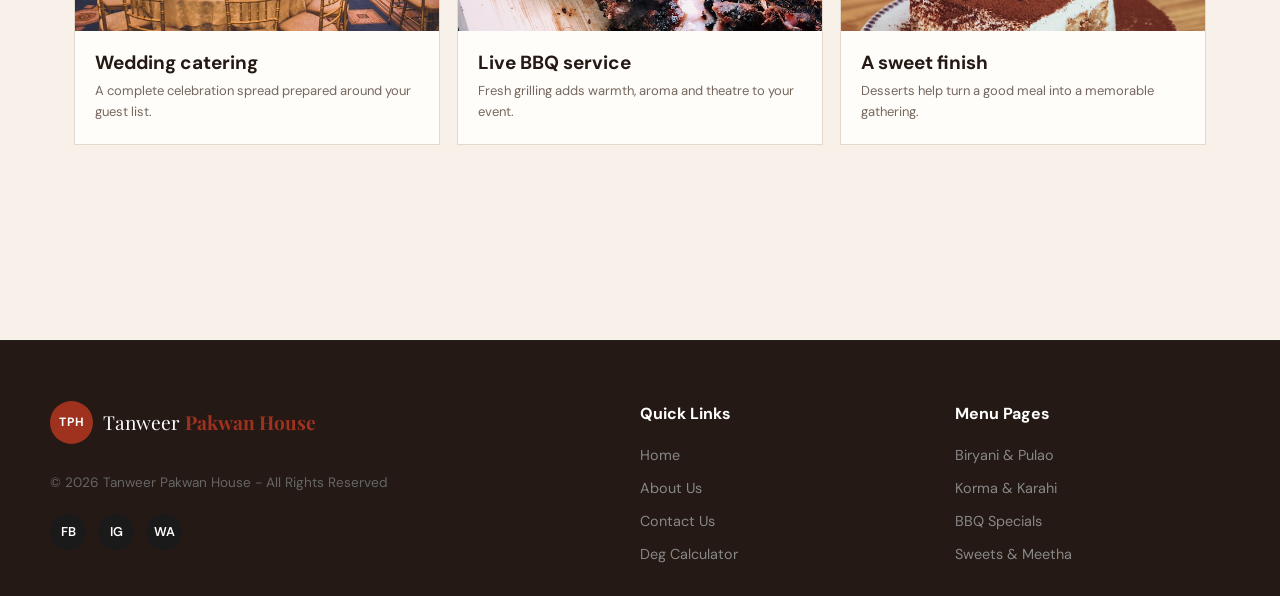
<file: contact.html>
<!DOCTYPE html>
<html lang="en">

<head>
    <meta charset="UTF-8">
    <meta name="viewport" content="width=device-width, initial-scale=1.0">
    <meta name="description" content="Contact Tanweer Pakwan House for event catering inquiries, tasting bookings, and kitchen locations in Karachi.">
    <title>Contact Us | Tanweer Pakwan House</title>
    <link rel="preconnect" href="https://fonts.googleapis.com">
    <link rel="preconnect" href="https://fonts.gstatic.com" crossorigin>
    <link
        href="https://fonts.googleapis.com/css2?family=DM+Sans:wght@400;500;600;700&family=Playfair+Display:wght@600;700;800&display=swap"
        rel="stylesheet">
    <link rel="stylesheet" href="styles.css">
</head>

<body data-category="contact">
    <script src="page-header.js"></script>
    <div data-page-images hidden>
        <img src="images/package-shadi.webp" alt="A welcoming banquet table prepared for guests" data-caption="Let us help plan your next gathering.">
        <img src="images/package-shadi.webp" alt="Wedding catering" data-description="A complete celebration spread prepared around your guest list."><img src="images/malai-boti.webp" alt="Live BBQ service" data-description="Fresh grilling adds warmth, aroma and theatre to your event."><img src="images/kheer.webp" alt="A sweet finish" data-description="Desserts help turn a good meal into a memorable gathering.">
    </div>

    <main class="page-main page-width">
        <div class="page-intro">
            <div>
                <p class="eyebrow">Let’s make a plan</p>
                <h1>Get in <em>touch</em></h1>
            </div>
            <p>Tell us about your event and we will help you build a menu everyone will talk about.</p>
        </div>

        <div class="content-panel content-grid">
            <div>
                <h2>Booking &<br><em>inquiries</em></h2>
                <a class="button button-gold" href="https://wa.me/923001234567" target="_blank" rel="noopener noreferrer">WhatsApp us <span aria-hidden="true">↗</span></a>
            </div>
            <div>
                <div class="contact-detail">
                    <strong>Visit our kitchen</strong>
                    <span>Federal B Area / Nazimabad, Karachi</span>
                </div>
                <div class="contact-detail">
                    <strong>Call us</strong>
                    <span>0300-1234567 · 0321-7654321</span>
                </div>
                <div class="contact-detail">
                    <strong>Write to us</strong>
                    <span>hello@tanweerpakwanhouse.com</span>
                </div>
            </div>
        </div>

        <section class="newsletter-section">
            <div class="newsletter-col">
                <h2>Stay in touch</h2>
                <p>Be the first to hear about new daawat deals, seasonal menus, and catering discounts from Tanweer Pakwan House.</p>
                <form class="subscribe-form">
                    <label for="newsletter-email" class="visually-hidden">Email address</label>
                    <input id="newsletter-email" type="email" placeholder="name@email.com" required>
                    <button type="submit" class="button button-gold">Subscribe</button>
                </form>
            </div>
            <div class="newsletter-col">
                <h2>Get catering updates & offers</h2>
                <ul class="bullet-list">
                    <li>✓ Special discounts on wedding & event packages</li>
                    <li>✓ Seasonal menu updates and new deg recipes</li>
                    <li>✓ Expert advice on event menu planning</li>
                </ul>
            </div>
        </section>
    </main>

    <footer class="site-footer">
        <div class="page-width footer-grid">
            <div class="footer-brand">
                <a class="brand" href="index.html">
                    <span class="brand-mark">TPH</span>
                    <span>Tanweer <b>Pakwan House</b></span>
                </a>
                <p>© 2026 Tanweer Pakwan House - All Rights Reserved</p>
                <div class="social-links">
                    <a href="https://facebook.com" target="_blank" rel="noopener noreferrer" aria-label="Facebook">FB</a>
                    <a href="https://instagram.com" target="_blank" rel="noopener noreferrer" aria-label="Instagram">IG</a>
                    <a href="https://wa.me/923001234567" target="_blank" rel="noopener noreferrer" aria-label="WhatsApp">WA</a>
                </div>
            </div>
            <div class="footer-links">
                <b>Quick Links</b>
                <a href="index.html">Home</a>
                <a href="about.html">About Us</a>
                <a href="contact.html">Contact Us</a>
                <a href="calculator.html">Deg Calculator</a>
            </div>
            <div class="footer-links">
                <b>Menu Pages</b>
                <a href="biryani.html">Biryani & Pulao</a>
                <a href="curry.html">Korma & Karahi</a>
                <a href="bbq.html">BBQ Specials</a>
                <a href="sweets.html">Sweets & Meetha</a>
            </div>
        </div>
    </footer>

    <script src="app.js"></script>
</body>

</html>
</file>
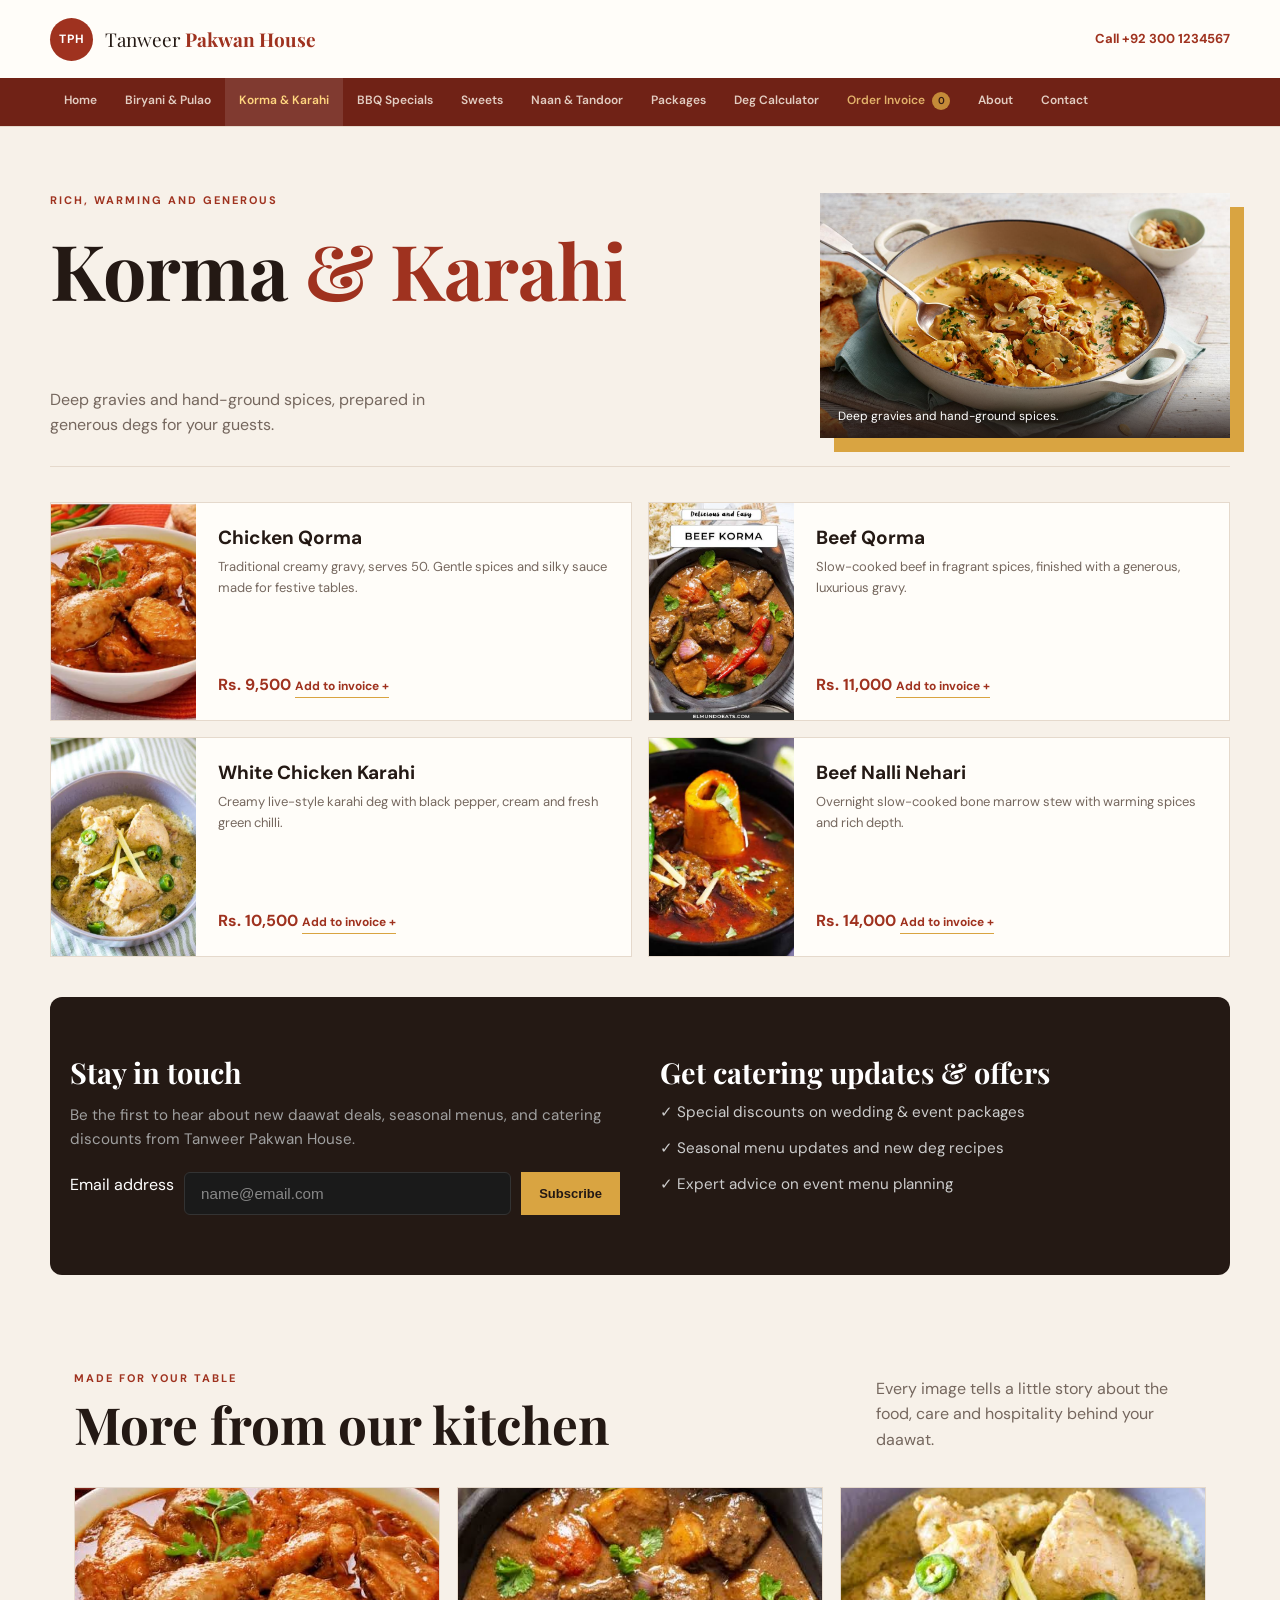
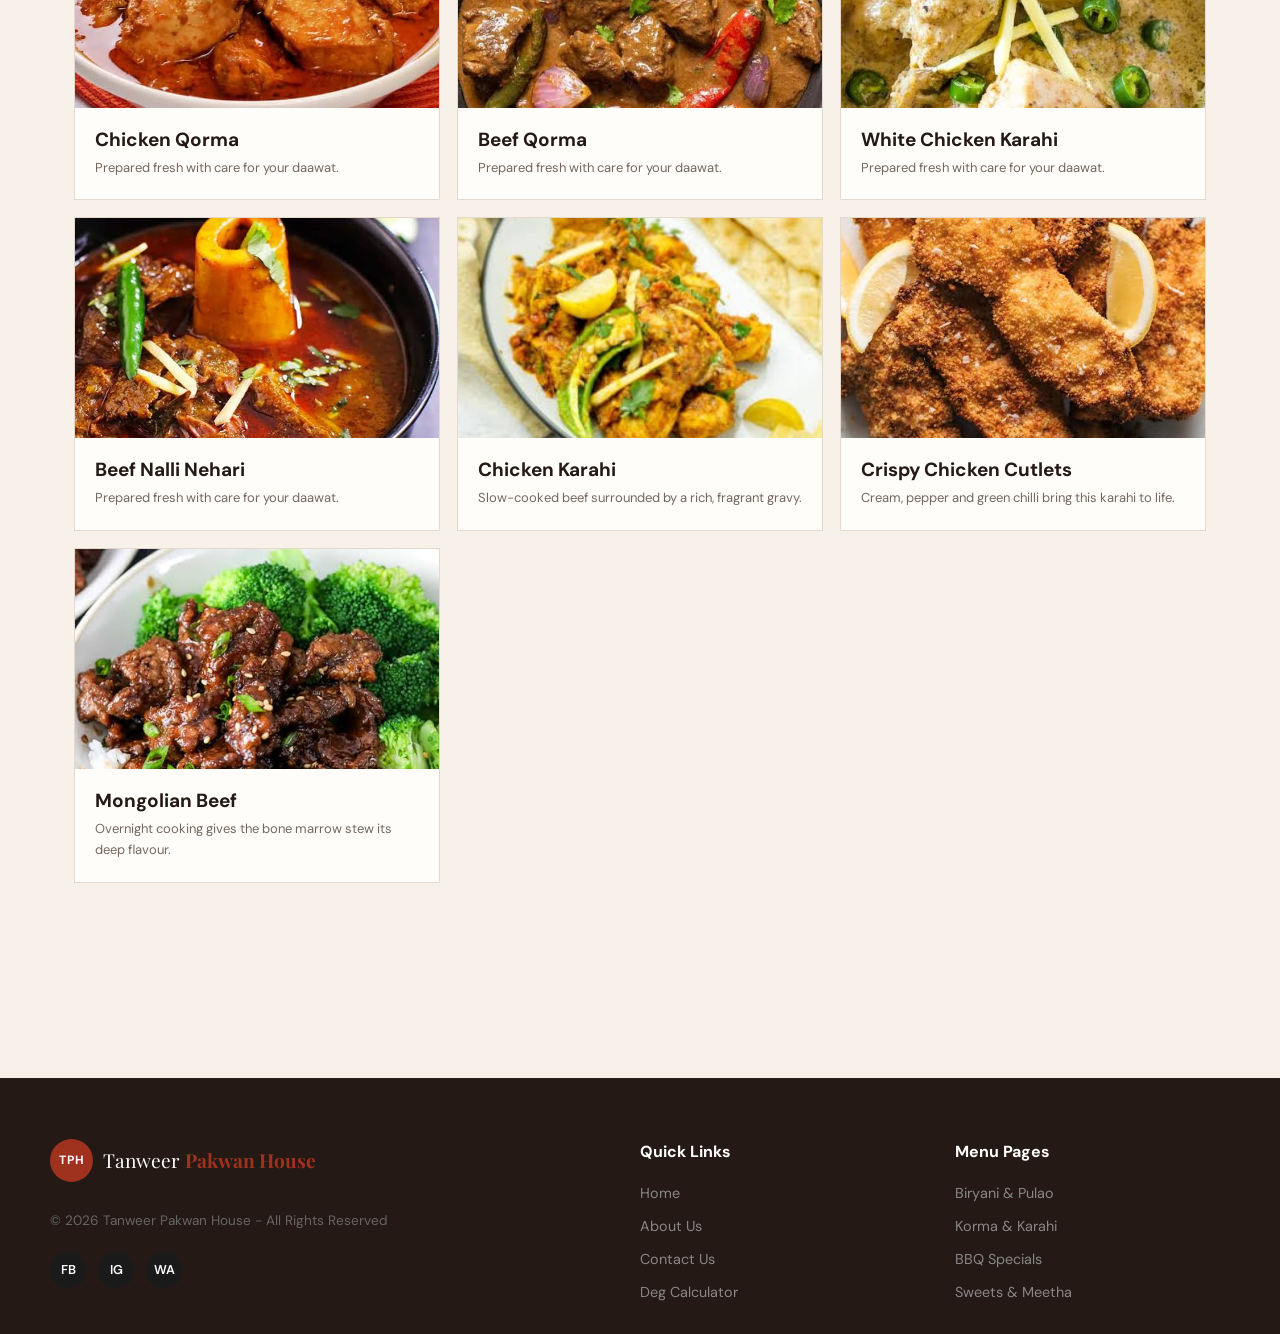
<file: curry.html>
<!DOCTYPE html>
<html lang="en">

<head>
    <meta charset="UTF-8">
    <meta name="viewport" content="width=device-width, initial-scale=1.0">
    <meta name="description"
        content="Authentic rich kormas, karahis, and gravies cooked in traditional degs by Tanweer Pakwan House.">
    <title>Korma & Karahi | Tanweer Pakwan House</title>
    <link rel="preconnect" href="https://fonts.googleapis.com">
    <link rel="preconnect" href="https://fonts.gstatic.com" crossorigin>
    <link
        href="https://fonts.googleapis.com/css2?family=DM+Sans:wght@400;500;600;700&family=Playfair+Display:wght@600;700;800&display=swap"
        rel="stylesheet">
    <link rel="stylesheet" href="styles.css">
</head>

<body data-category="curry">
    <script src="page-header.js"></script>
    <div data-page-images hidden>
        <img src="images/Creamy chicken qorma.jpg" alt="Creamy chicken qorma in a rich, aromatic gravy"
            data-caption="Deep gravies and hand-ground spices.">
        <img src="images/Chicken qorma.jpg" alt="Chicken Qorma"><img src="images/Beef Qorma.jpg" alt="Beef Qorma"><img
            src="images/White Chicken Karahi.jpg" alt="White Chicken Karahi"><img src="images/Beef Nalli Nehari.jpg"
            alt="Beef Nalli Nehari">
        <img src="images/Chicken Karahi.jpg" alt="Chicken Karahi"
            data-description="Slow-cooked beef surrounded by a rich, fragrant gravy."><img
            src="images/Crispy Chicken Cutletsjpg.jpg" alt="Crispy Chicken Cutlets"
            data-description="Cream, pepper and green chilli bring this karahi to life."><img
            src="images/Mongolian Beef.jpg" alt="Mongolian Beef"
            data-description="Overnight cooking gives the bone marrow stew its deep flavour.">
    </div>

    <main class="page-main page-width">
        <div class="page-intro">
            <div>
                <p class="eyebrow">Rich, warming and generous</p>
                <h1>Korma <em>& Karahi</em></h1>
            </div>
            <p>Deep gravies and hand-ground spices, prepared in generous degs for your guests.</p>
        </div>

        <div class="menu-grid" data-menu></div>

        <section class="newsletter-section">
            <div class="newsletter-col">
                <h2>Stay in touch</h2>
                <p>Be the first to hear about new daawat deals, seasonal menus, and catering discounts from Tanweer
                    Pakwan House.</p>
                <form class="subscribe-form">
                    <label for="newsletter-email" class="visually-hidden">Email address</label>
                    <input id="newsletter-email" type="email" placeholder="name@email.com" required>
                    <button type="submit" class="button button-gold">Subscribe</button>
                </form>
            </div>
            <div class="newsletter-col">
                <h2>Get catering updates & offers</h2>
                <ul class="bullet-list">
                    <li>✓ Special discounts on wedding & event packages</li>
                    <li>✓ Seasonal menu updates and new deg recipes</li>
                    <li>✓ Expert advice on event menu planning</li>
                </ul>
            </div>
        </section>
    </main>

    <footer class="site-footer">
        <div class="page-width footer-grid">
            <div class="footer-brand">
                <a class="brand" href="index.html">
                    <span class="brand-mark">TPH</span>
                    <span>Tanweer <b>Pakwan House</b></span>
                </a>
                <p>© 2026 Tanweer Pakwan House - All Rights Reserved</p>
                <div class="social-links">
                    <a href="https://facebook.com" target="_blank" rel="noopener noreferrer"
                        aria-label="Facebook">FB</a>
                    <a href="https://instagram.com" target="_blank" rel="noopener noreferrer"
                        aria-label="Instagram">IG</a>
                    <a href="https://wa.me/923001234567" target="_blank" rel="noopener noreferrer"
                        aria-label="WhatsApp">WA</a>
                </div>
            </div>
            <div class="footer-links">
                <b>Quick Links</b>
                <a href="index.html">Home</a>
                <a href="about.html">About Us</a>
                <a href="contact.html">Contact Us</a>
                <a href="calculator.html">Deg Calculator</a>
            </div>
            <div class="footer-links">
                <b>Menu Pages</b>
                <a href="biryani.html">Biryani & Pulao</a>
                <a href="curry.html">Korma & Karahi</a>
                <a href="bbq.html">BBQ Specials</a>
                <a href="sweets.html">Sweets & Meetha</a>
            </div>
        </div>
    </footer>

    <script src="app.js"></script>
</body>

</html>
</file>
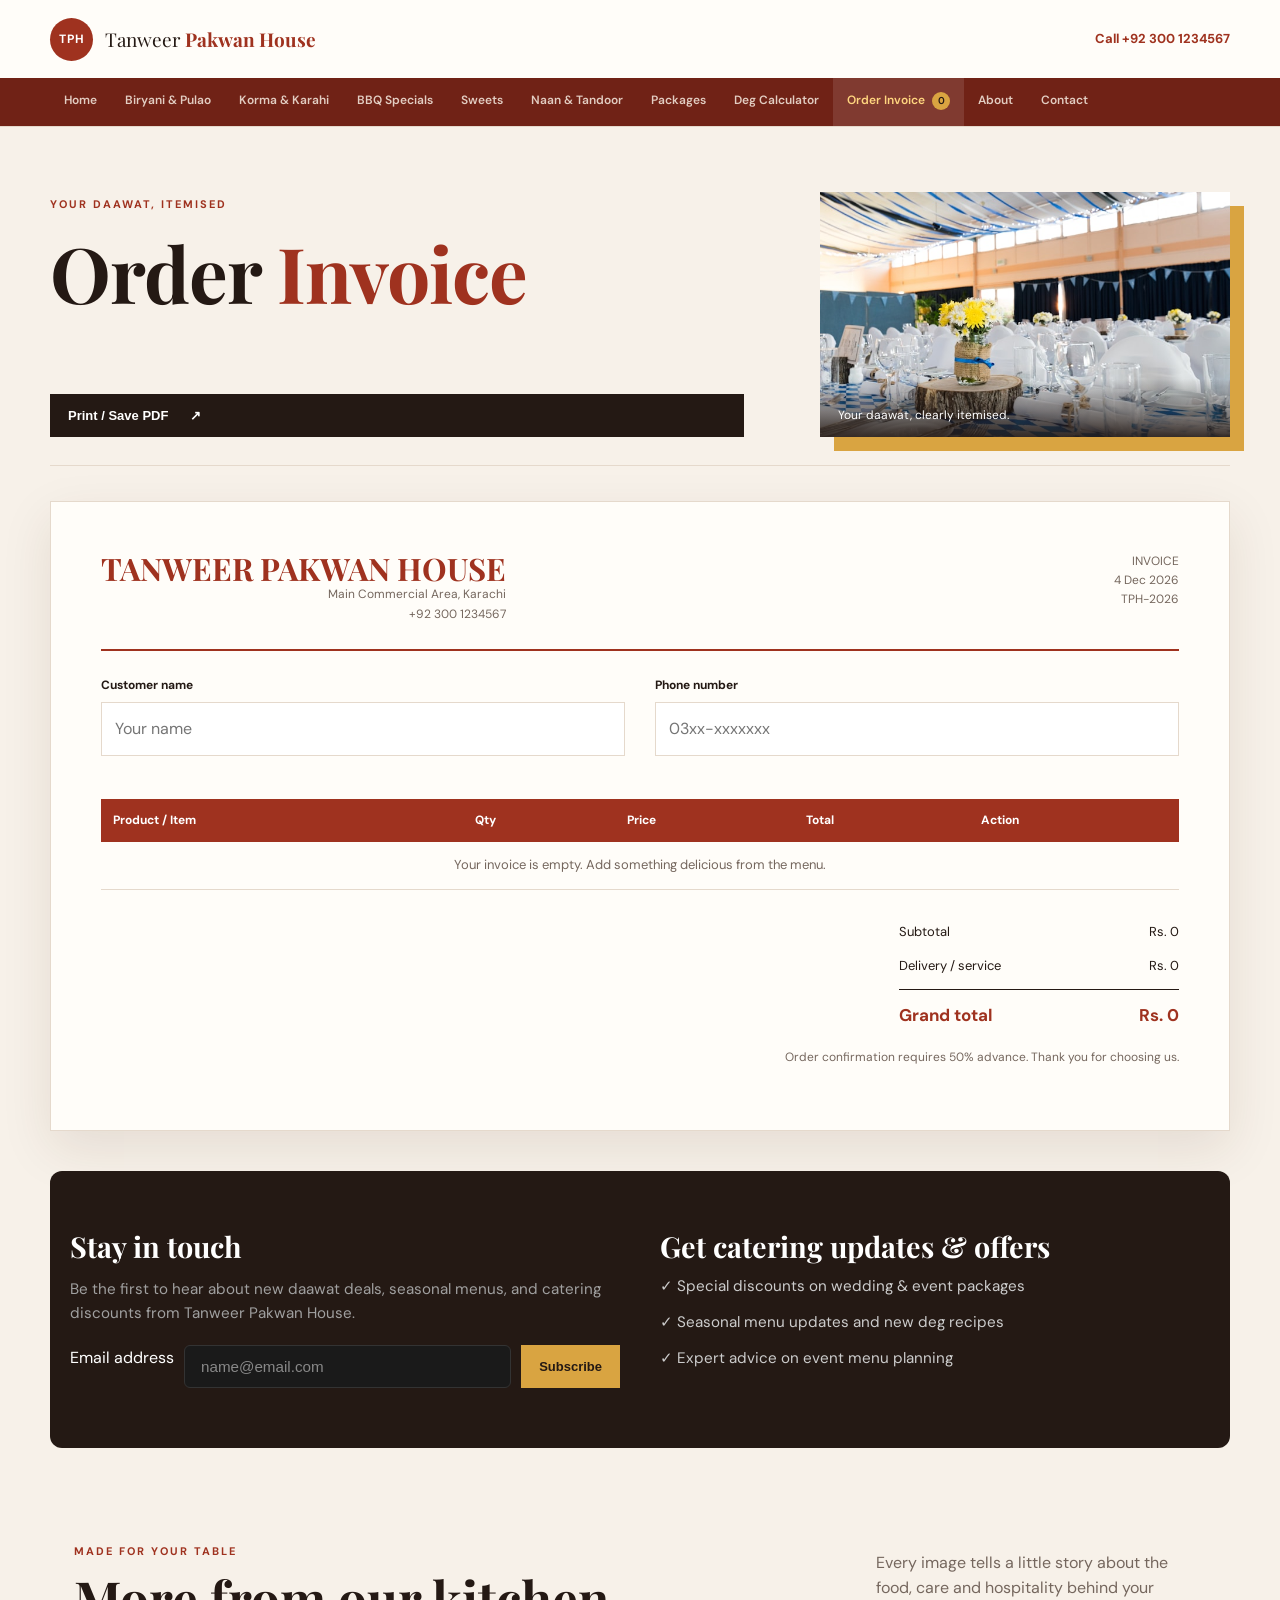
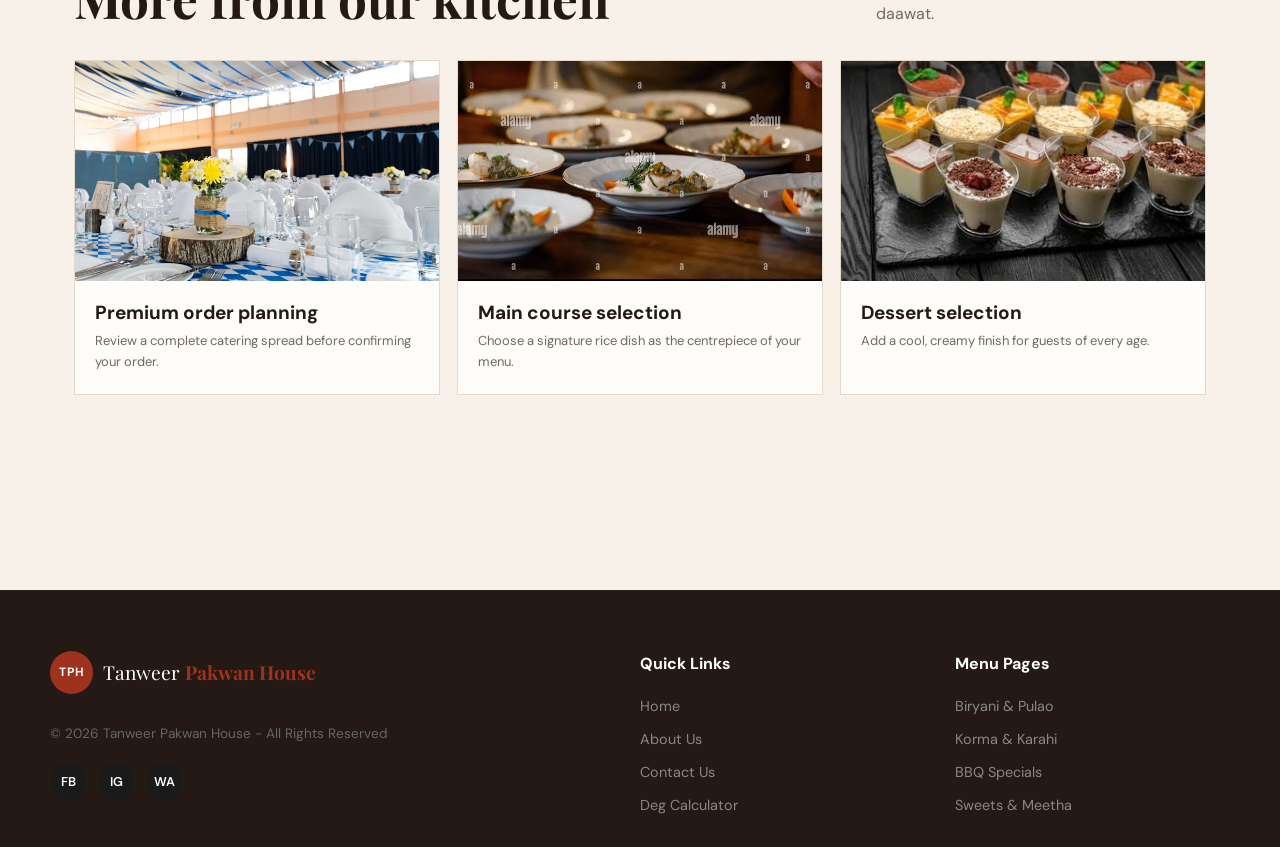
<file: invoice.html>
<!DOCTYPE html>
<html lang="en">

<head>
    <meta charset="UTF-8">
    <meta name="viewport" content="width=device-width, initial-scale=1.0">
    <meta name="description" content="View and print your catering order invoice from Tanweer Pakwan House.">
    <title>Order Invoice | Tanweer Pakwan House</title>
    <link rel="preconnect" href="https://fonts.googleapis.com">
    <link rel="preconnect" href="https://fonts.gstatic.com" crossorigin>
    <link
        href="https://fonts.googleapis.com/css2?family=DM+Sans:wght@400;500;600;700&family=Playfair+Display:wght@600;700;800&display=swap"
        rel="stylesheet">
    <link rel="stylesheet" href="styles.css">
</head>

<body data-category="invoice">
    <script src="page-header.js"></script>
    <div data-page-images hidden>
        <img src="images/package-valima.webp" alt="A premium catering spread ready to be ordered"
            data-caption="Your daawat, clearly itemised.">
        <img src="images/package-valima.webp" alt="Premium order planning"
            data-description="Review a complete catering spread before confirming your order."><img
            src="/images/Main course selection.jpg" alt="Main course selection"
            data-description="Choose a signature rice dish as the centrepiece of your menu."><img
            src="/images/Dessert selection.jpg" alt="Dessert selection"
            data-description="Add a cool, creamy finish for guests of every age.">
    </div>

    <main class="page-main page-width">
        <div class="page-intro print-hide">
            <div>
                <p class="eyebrow">Your daawat, itemised</p>
                <h1>Order <em>Invoice</em></h1>
            </div>
            <button class="button button-dark" onclick="window.print()">Print / Save PDF <span
                    aria-hidden="true">↗</span></button>
        </div>

        <section class="invoice" id="printable-invoice">
            <div class="invoice-head">
                <div>
                    <h2 class="invoice-title">TANWEER PAKWAN HOUSE</h2>
                    <div class="invoice-meta">Main Commercial Area, Karachi<br>+92 300 1234567</div>
                </div>
                <div class="invoice-meta">INVOICE<br><span id="inv-date"></span><br>TPH-2026</div>
            </div>

            <div class="content-grid print-hide">
                <div class="field">
                    <label for="custName">Customer name</label>
                    <input id="custName" type="text" placeholder="Your name">
                </div>
                <div class="field">
                    <label for="custPhone">Phone number</label>
                    <input id="custPhone" type="tel" placeholder="03xx-xxxxxxx">
                </div>
            </div>

            <table class="invoice-table">
                <thead>
                    <tr>
                        <th>Product / Item</th>
                        <th>Qty</th>
                        <th>Price</th>
                        <th>Total</th>
                        <th class="print-hide">Action</th>
                    </tr>
                </thead>
                <tbody id="invoice-rows"></tbody>
            </table>

            <div class="invoice-total">
                <div class="total-line"><span>Subtotal</span><span id="subtotal">Rs. 0</span></div>
                <div class="total-line"><span>Delivery / service</span><span id="delivery">Rs. 0</span></div>
                <div class="total-line total-grand"><span>Grand total</span><span id="grandtotal">Rs. 0</span></div>
            </div>

            <p class="invoice-meta invoice-notice">Order confirmation requires 50% advance. Thank you for choosing us.
            </p>
        </section>

        <section class="newsletter-section">
            <div class="newsletter-col">
                <h2>Stay in touch</h2>
                <p>Be the first to hear about new daawat deals, seasonal menus, and catering discounts from Tanweer
                    Pakwan House.</p>
                <form class="subscribe-form">
                    <label for="newsletter-email" class="visually-hidden">Email address</label>
                    <input id="newsletter-email" type="email" placeholder="name@email.com" required>
                    <button type="submit" class="button button-gold">Subscribe</button>
                </form>
            </div>
            <div class="newsletter-col">
                <h2>Get catering updates & offers</h2>
                <ul class="bullet-list">
                    <li>✓ Special discounts on wedding & event packages</li>
                    <li>✓ Seasonal menu updates and new deg recipes</li>
                    <li>✓ Expert advice on event menu planning</li>
                </ul>
            </div>
        </section>
    </main>

    <footer class="site-footer">
        <div class="page-width footer-grid">
            <div class="footer-brand">
                <a class="brand" href="index.html">
                    <span class="brand-mark">TPH</span>
                    <span>Tanweer <b>Pakwan House</b></span>
                </a>
                <p>© 2026 Tanweer Pakwan House - All Rights Reserved</p>
                <div class="social-links">
                    <a href="https://facebook.com" target="_blank" rel="noopener noreferrer"
                        aria-label="Facebook">FB</a>
                    <a href="https://instagram.com" target="_blank" rel="noopener noreferrer"
                        aria-label="Instagram">IG</a>
                    <a href="https://wa.me/923001234567" target="_blank" rel="noopener noreferrer"
                        aria-label="WhatsApp">WA</a>
                </div>
            </div>
            <div class="footer-links">
                <b>Quick Links</b>
                <a href="index.html">Home</a>
                <a href="about.html">About Us</a>
                <a href="contact.html">Contact Us</a>
                <a href="calculator.html">Deg Calculator</a>
            </div>
            <div class="footer-links">
                <b>Menu Pages</b>
                <a href="biryani.html">Biryani & Pulao</a>
                <a href="curry.html">Korma & Karahi</a>
                <a href="bbq.html">BBQ Specials</a>
                <a href="sweets.html">Sweets & Meetha</a>
            </div>
        </div>
    </footer>

    <script src="app.js"></script>
</body>

</html>
</file>
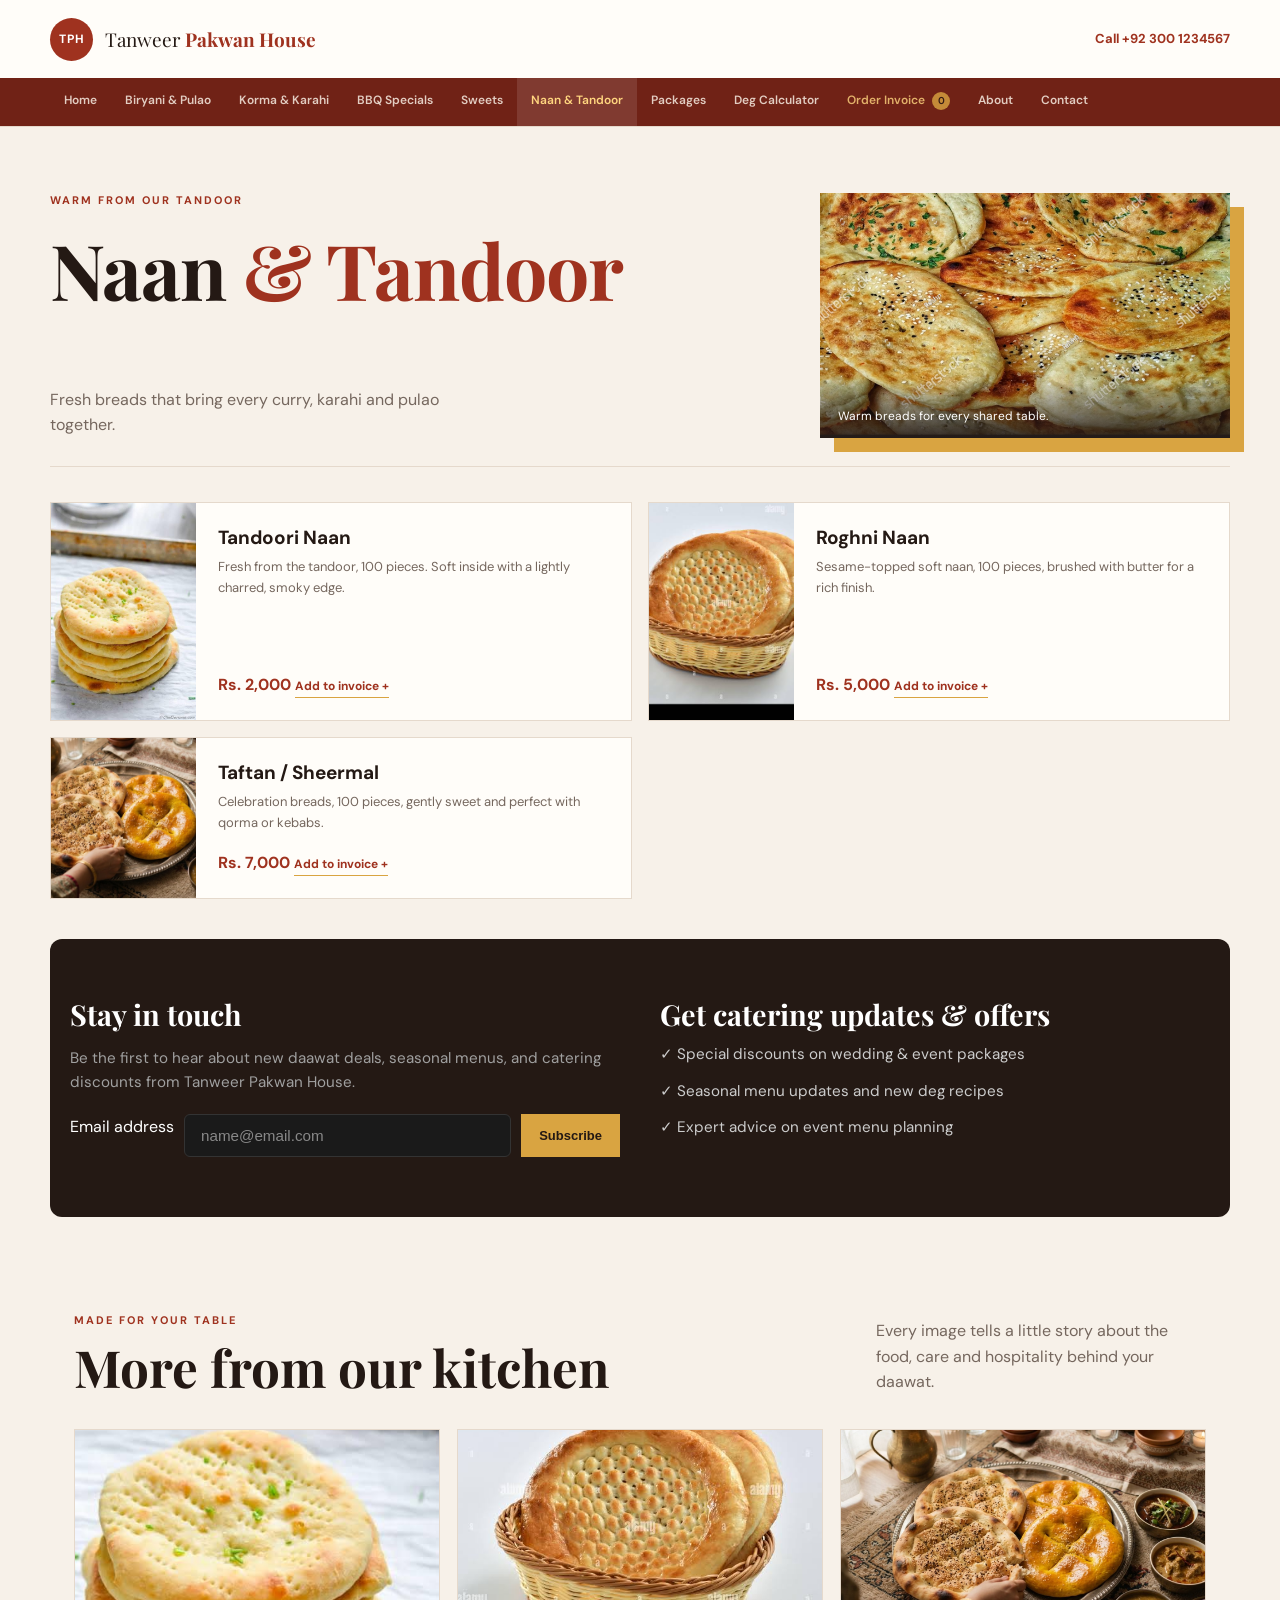
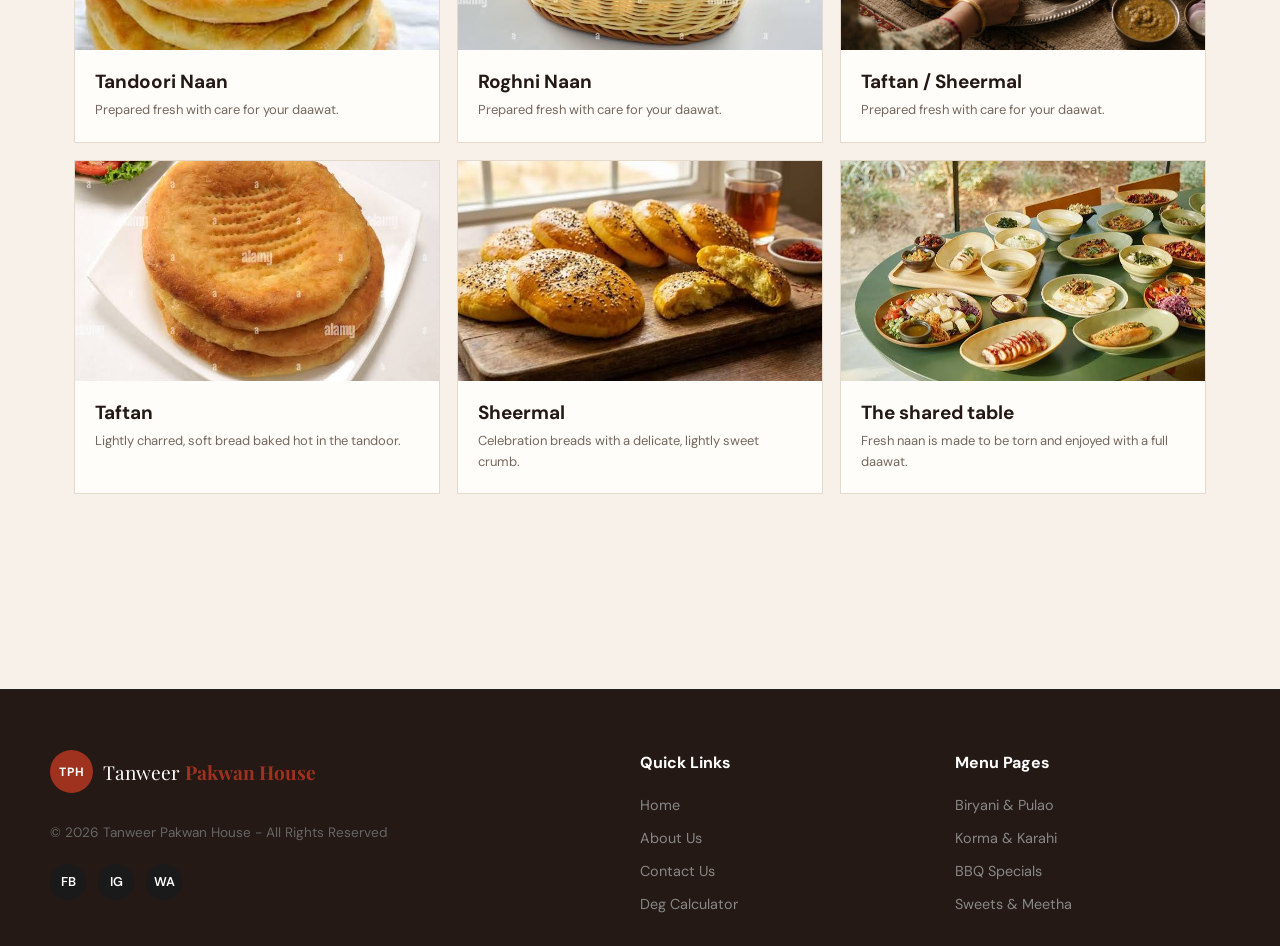
<file: naan.html>
<!DOCTYPE html>
<html lang="en">

<head>
    <meta charset="UTF-8">
    <meta name="viewport" content="width=device-width, initial-scale=1.0">
    <meta name="description"
        content="Freshly baked tandoori naan, taftan, and sheermal options from Tanweer Pakwan House.">
    <title>Naan & Tandoor | Tanweer Pakwan House</title>
    <link rel="preconnect" href="https://fonts.googleapis.com">
    <link rel="preconnect" href="https://fonts.gstatic.com" crossorigin>
    <link
        href="https://fonts.googleapis.com/css2?family=DM+Sans:wght@400;500;600;700&family=Playfair+Display:wght@600;700;800&display=swap"
        rel="stylesheet">
    <link rel="stylesheet" href="styles.css">
</head>

<body data-category="naan">
    <script src="page-header.js"></script>
    <div data-page-images hidden>
        <img src="/images/Fresh sesame-topped roghni naan.jpg" alt="Fresh sesame-topped roghni naan from the tandoor"
            data-caption="Warm breads for every shared table.">
        <img src="/images/Tandoori Naan.jpg" alt="Tandoori Naan"><img src="/images/Roghni Naan.jpg"
            alt="Roghni Naan"><img src="/images/Taftan Sheermaljpg.jpg" alt="Taftan / Sheermal">
        <img src="/images/Taftan.jpg" alt="Taftan"
            data-description="Lightly charred, soft bread baked hot in the tandoor."><img src="/images/Sheermal.jpg"
            alt="Sheermal" data-description="Celebration breads with a delicate, lightly sweet crumb."><img
            src="/images/The shared table.jpg" alt="The shared table"
            data-description="Fresh naan is made to be torn and enjoyed with a full daawat.">
    </div>

    <main class="page-main page-width">
        <div class="page-intro">
            <div>
                <p class="eyebrow">Warm from our tandoor</p>
                <h1>Naan <em>& Tandoor</em></h1>
            </div>
            <p>Fresh breads that bring every curry, karahi and pulao together.</p>
        </div>

        <div class="menu-grid" data-menu></div>

        <section class="newsletter-section">
            <div class="newsletter-col">
                <h2>Stay in touch</h2>
                <p>Be the first to hear about new daawat deals, seasonal menus, and catering discounts from Tanweer
                    Pakwan House.</p>
                <form class="subscribe-form">
                    <label for="newsletter-email" class="visually-hidden">Email address</label>
                    <input id="newsletter-email" type="email" placeholder="name@email.com" required>
                    <button type="submit" class="button button-gold">Subscribe</button>
                </form>
            </div>
            <div class="newsletter-col">
                <h2>Get catering updates & offers</h2>
                <ul class="bullet-list">
                    <li>✓ Special discounts on wedding & event packages</li>
                    <li>✓ Seasonal menu updates and new deg recipes</li>
                    <li>✓ Expert advice on event menu planning</li>
                </ul>
            </div>
        </section>
    </main>

    <footer class="site-footer">
        <div class="page-width footer-grid">
            <div class="footer-brand">
                <a class="brand" href="index.html">
                    <span class="brand-mark">TPH</span>
                    <span>Tanweer <b>Pakwan House</b></span>
                </a>
                <p>© 2026 Tanweer Pakwan House - All Rights Reserved</p>
                <div class="social-links">
                    <a href="https://facebook.com" target="_blank" rel="noopener noreferrer"
                        aria-label="Facebook">FB</a>
                    <a href="https://instagram.com" target="_blank" rel="noopener noreferrer"
                        aria-label="Instagram">IG</a>
                    <a href="https://wa.me/923001234567" target="_blank" rel="noopener noreferrer"
                        aria-label="WhatsApp">WA</a>
                </div>
            </div>
            <div class="footer-links">
                <b>Quick Links</b>
                <a href="index.html">Home</a>
                <a href="about.html">About Us</a>
                <a href="contact.html">Contact Us</a>
                <a href="calculator.html">Deg Calculator</a>
            </div>
            <div class="footer-links">
                <b>Menu Pages</b>
                <a href="biryani.html">Biryani & Pulao</a>
                <a href="curry.html">Korma & Karahi</a>
                <a href="bbq.html">BBQ Specials</a>
                <a href="sweets.html">Sweets & Meetha</a>
            </div>
        </div>
    </footer>

    <script src="app.js"></script>
</body>

</html>
</file>
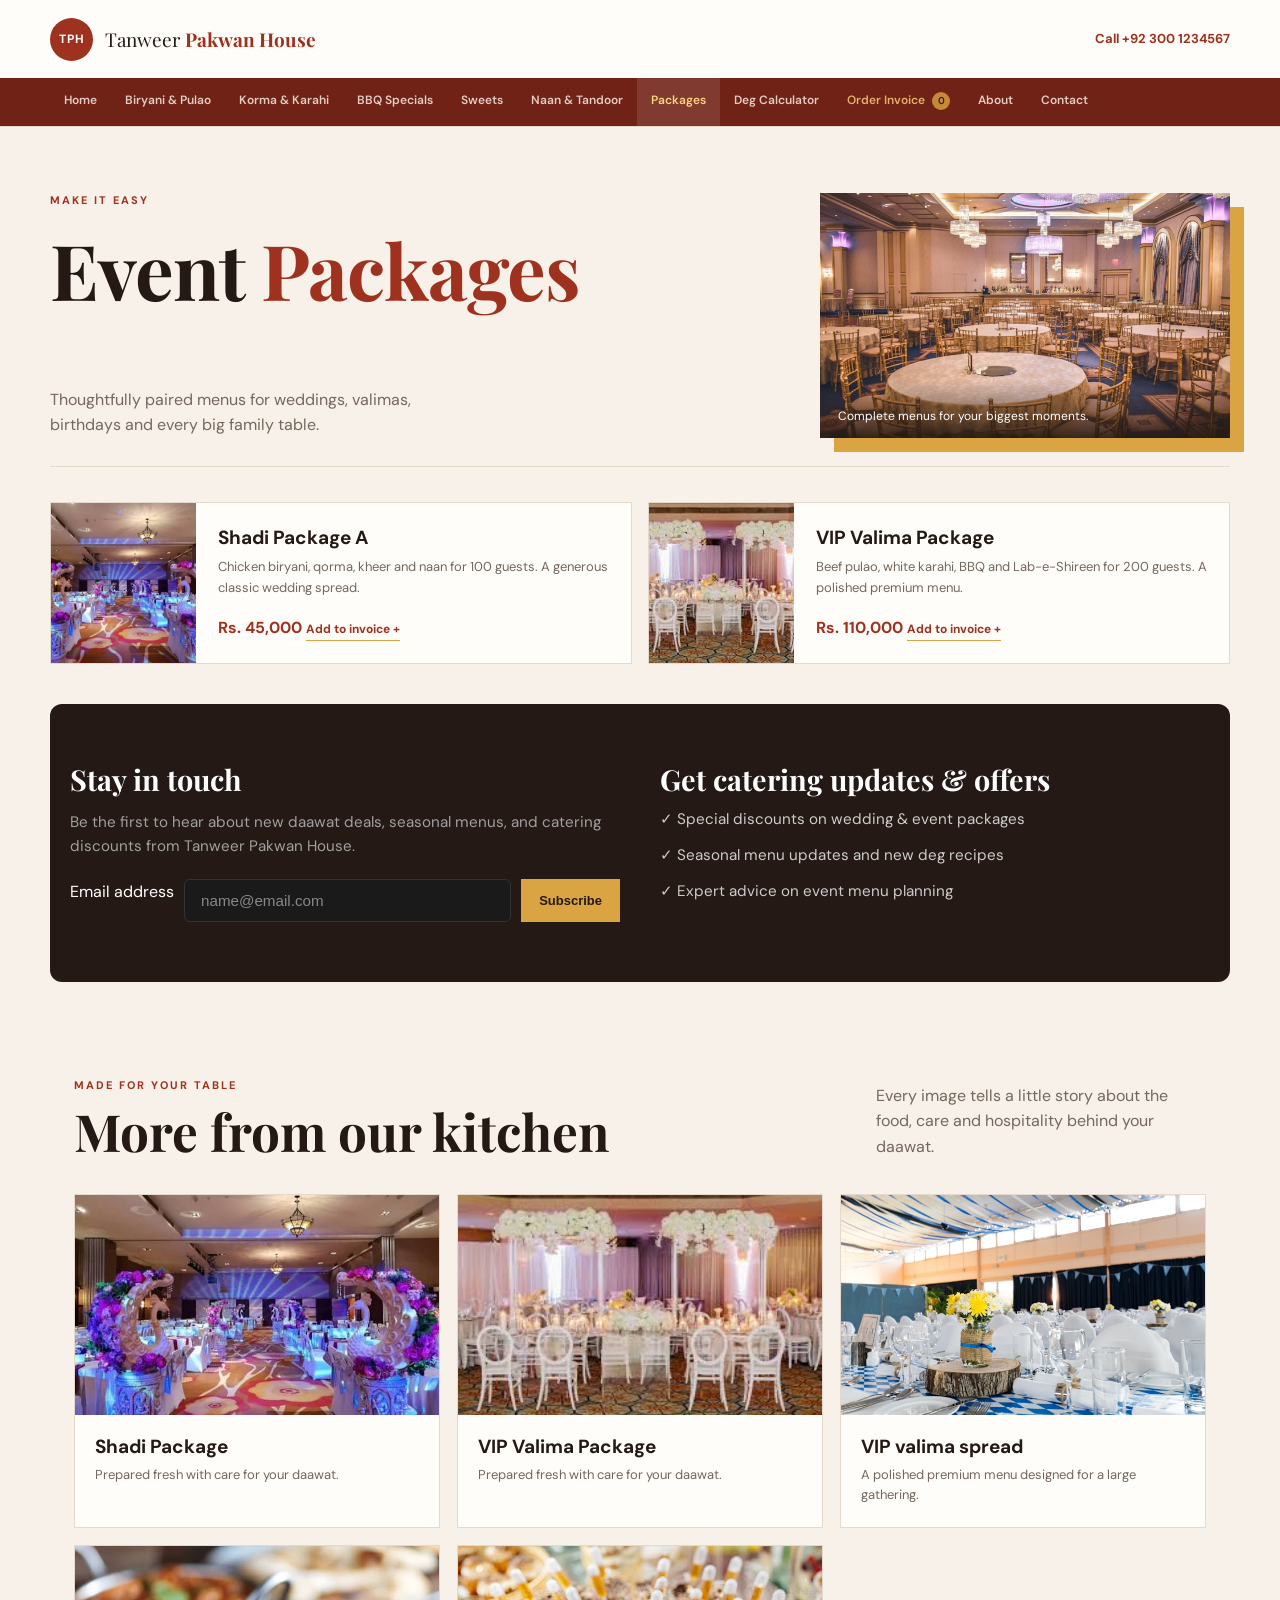
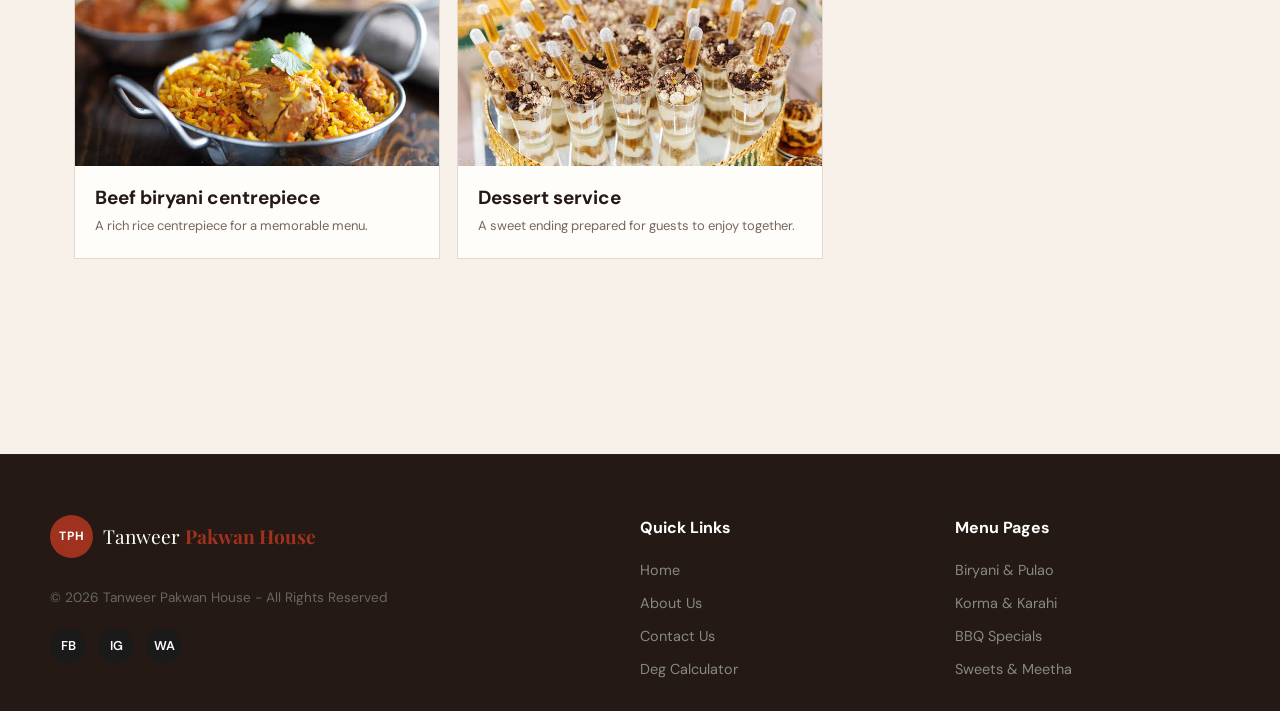
<file: packages.html>
<!DOCTYPE html>
<html lang="en">

<head>
    <meta charset="UTF-8">
    <meta name="viewport" content="width=device-width, initial-scale=1.0">
    <meta name="description"
        content="Explore event packages, wedding menus, and daawat bundles by Tanweer Pakwan House.">
    <title>Packages | Tanweer Pakwan House</title>
    <link rel="preconnect" href="https://fonts.googleapis.com">
    <link rel="preconnect" href="https://fonts.gstatic.com" crossorigin>
    <link
        href="https://fonts.googleapis.com/css2?family=DM+Sans:wght@400;500;600;700&family=Playfair+Display:wght@600;700;800&display=swap"
        rel="stylesheet">
    <link rel="stylesheet" href="styles.css">
</head>

<body data-category="packages">
    <script src="page-header.js"></script>
    <div data-page-images hidden>
        <img src="/images/package-shadi.webp" alt="A beautifully arranged catering spread for a wedding celebration"
            data-caption="Complete menus for your biggest moments.">
        <img src="/images/Shadi Package.jpg" alt="Shadi Package "><img src="/images/Valima Package.jpg"
            alt="VIP Valima Package">
        <img src="/images/package-valima.webp" alt="VIP valima spread"
            data-description="A polished premium menu designed for a large gathering."><img
            src="/images/Beef biryani centrepiece.jpg" alt="Beef biryani centrepiece"
            data-description="A rich rice centrepiece for a memorable menu."><img src="/images/Dessert service.jpg"
            alt="Dessert service" data-description="A sweet ending prepared for guests to enjoy together.">
    </div>

    <main class="page-main page-width">
        <div class="page-intro">
            <div>
                <p class="eyebrow">Make it easy</p>
                <h1>Event <em>Packages</em></h1>
            </div>
            <p>Thoughtfully paired menus for weddings, valimas, birthdays and every big family table.</p>
        </div>

        <div class="menu-grid" data-menu></div>

        <!-- Newsletter Section -->
        <section class="newsletter-section">
            <div class="newsletter-col">
                <h2>Stay in touch</h2>
                <p>Be the first to hear about new daawat deals, seasonal menus, and catering discounts from Tanweer
                    Pakwan House.</p>
                <form class="subscribe-form">
                    <label for="newsletter-email" class="visually-hidden">Email address</label>
                    <input id="newsletter-email" type="email" placeholder="name@email.com" required>
                    <button type="submit" class="button button-gold">Subscribe</button>
                </form>
            </div>
            <div class="newsletter-col">
                <h2>Get catering updates & offers</h2>
                <ul class="bullet-list">
                    <li>✓ Special discounts on wedding & event packages</li>
                    <li>✓ Seasonal menu updates and new deg recipes</li>
                    <li>✓ Expert advice on event menu planning</li>
                </ul>
            </div>
        </section>
    </main>

    <footer class="site-footer">
        <div class="page-width footer-grid">
            <div class="footer-brand">
                <a class="brand" href="index.html">
                    <span class="brand-mark">TPH</span>
                    <span>Tanweer <b>Pakwan House</b></span>
                </a>
                <p>© 2026 Tanweer Pakwan House - All Rights Reserved</p>
                <div class="social-links">
                    <a href="https://facebook.com" target="_blank" rel="noopener noreferrer"
                        aria-label="Facebook">FB</a>
                    <a href="https://instagram.com" target="_blank" rel="noopener noreferrer"
                        aria-label="Instagram">IG</a>
                    <a href="https://wa.me/923001234567" target="_blank" rel="noopener noreferrer"
                        aria-label="WhatsApp">WA</a>
                </div>
            </div>
            <div class="footer-links">
                <b>Quick Links</b>
                <a href="index.html">Home</a>
                <a href="about.html">About Us</a>
                <a href="contact.html">Contact Us</a>
                <a href="calculator.html">Deg Calculator</a>
            </div>
            <div class="footer-links">
                <b>Menu Pages</b>
                <a href="biryani.html">Biryani & Pulao</a>
                <a href="curry.html">Korma & Karahi</a>
                <a href="bbq.html">BBQ Specials</a>
                <a href="sweets.html">Sweets & Meetha</a>
            </div>
        </div>
    </footer>

    <script src="app.js"></script>
</body>

</html>
</file>
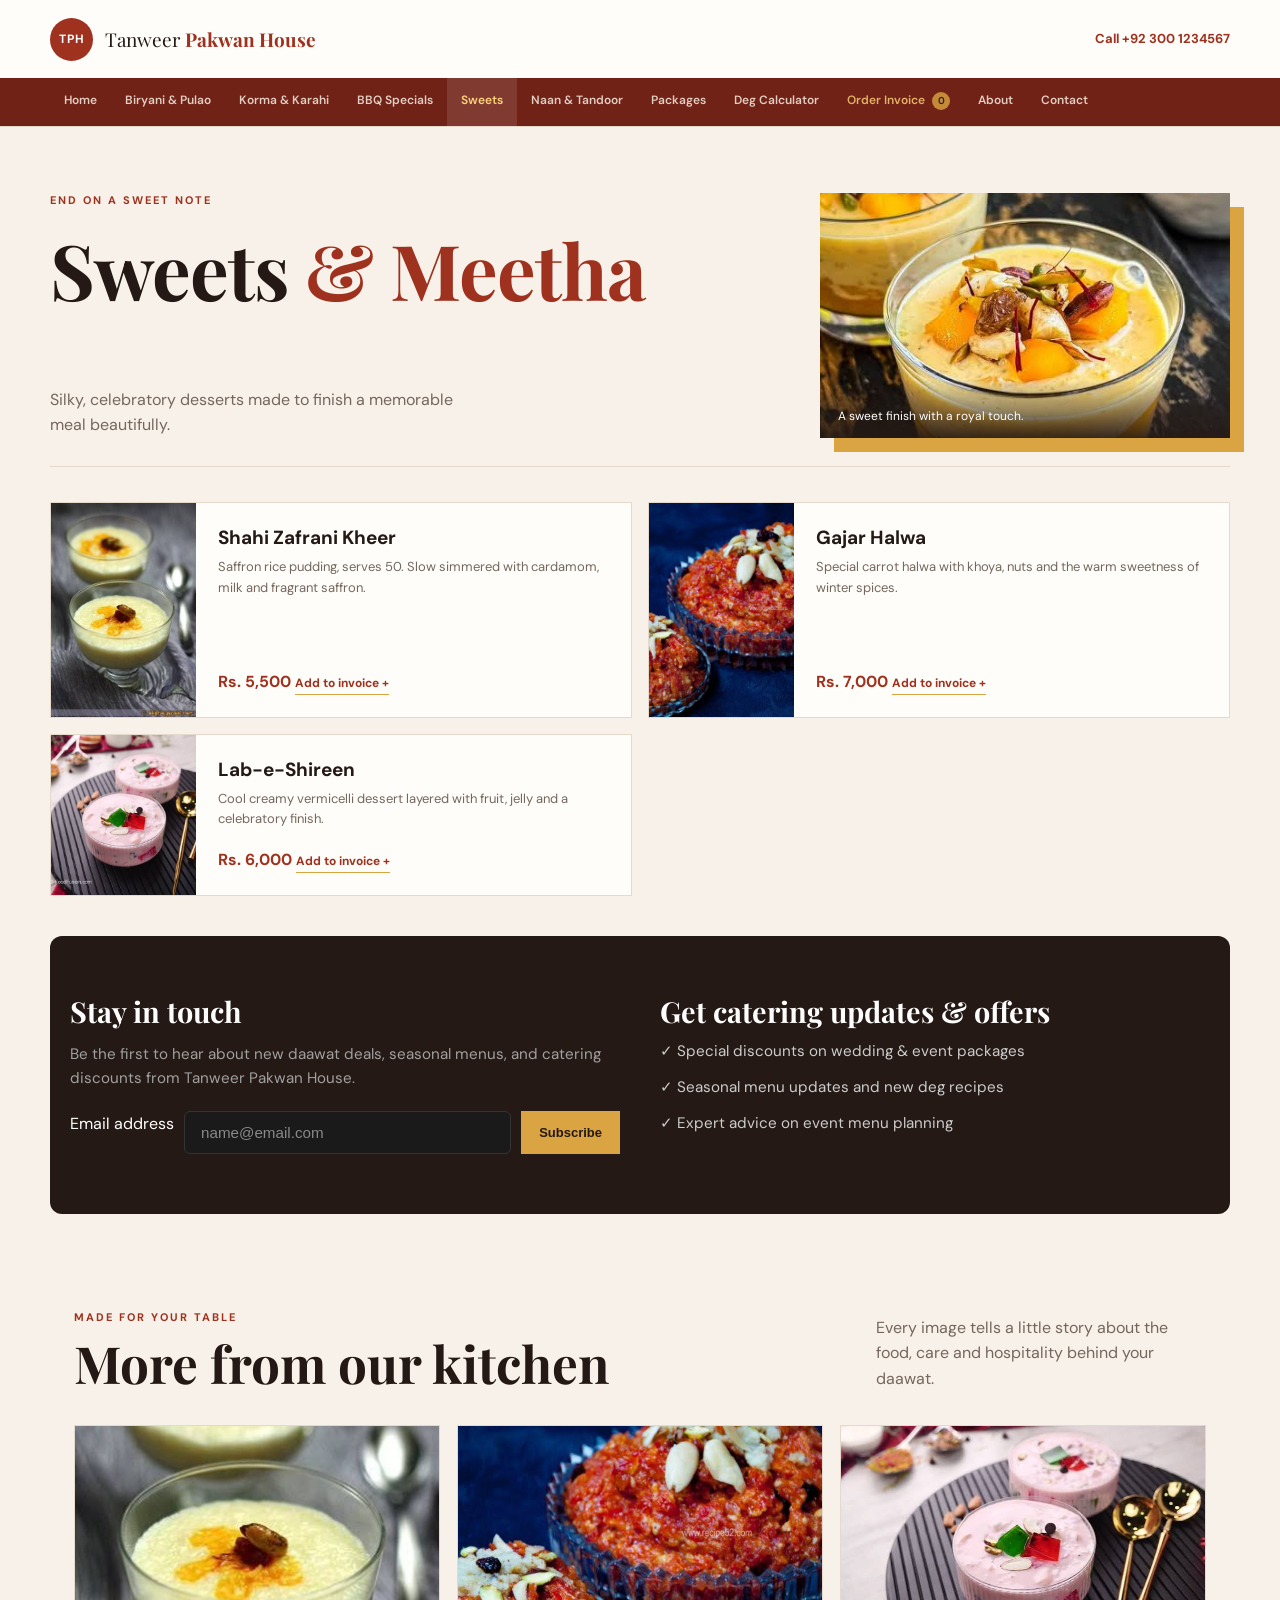
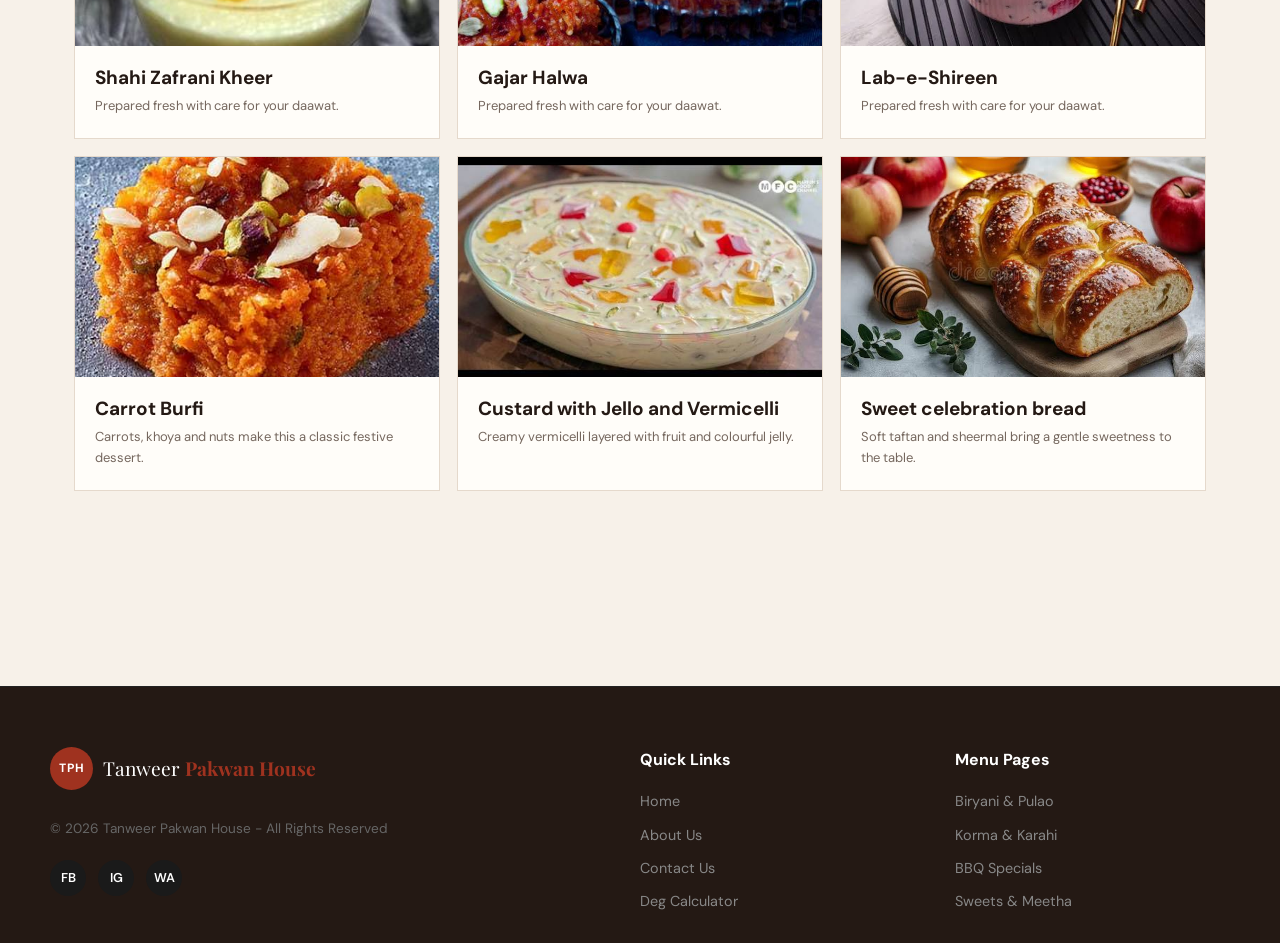
<file: sweets.html>
<!DOCTYPE html>
<html lang="en">

<head>
    <meta charset="UTF-8">
    <meta name="viewport" content="width=device-width, initial-scale=1.0">
    <meta name="description" content="Traditional desserts, zarda, kheer, and traditional meetha cooked for catering by Tanweer Pakwan House.">
    <title>Sweets | Tanweer Pakwan House</title>
    <link rel="preconnect" href="https://fonts.googleapis.com">
    <link rel="preconnect" href="https://fonts.gstatic.com" crossorigin>
    <link
        href="https://fonts.googleapis.com/css2?family=DM+Sans:wght@400;500;600;700&family=Playfair+Display:wght@600;700;800&display=swap"
        rel="stylesheet">
    <link rel="stylesheet" href="styles.css">
</head>

<body data-category="sweets">
    <script src="page-header.js"></script>
    <div data-page-images hidden>
        <img src="/images/Saffron kheer garnished.jpg" alt="Saffron kheer garnished for a celebratory dessert table" data-caption="A sweet finish with a royal touch.">
        <img src="/images/Shahi Zafrani Kheer.jpg" alt="Shahi Zafrani Kheer">
        <img src="/images/Gajar Halwa.jpg" alt="Gajar Halwa">
        <img src="/images/Lab-e-Shireen.jpg" alt="Lab-e-Shireen">
        <img src="/images/Carrot Burfi .jpg" alt="Carrot Burfi " data-description="Carrots, khoya and nuts make this a classic festive dessert.">
        <img src="/images/Custard with Jello and Vermicelli.jpg" alt="Custard with Jello and Vermicelli" data-description="Creamy vermicelli layered with fruit and colourful jelly.">
        <img src="/images/Sweet celebration bread.jpg" alt="Sweet celebration bread" data-description="Soft taftan and sheermal bring a gentle sweetness to the table.">
    </div>

    <main class="page-main page-width">
        <div class="page-intro">
            <div>
                <p class="eyebrow">End on a sweet note</p>
                <h1>Sweets <em>& Meetha</em></h1>
            </div>
            <p>Silky, celebratory desserts made to finish a memorable meal beautifully.</p>
        </div>

        <div class="menu-grid" data-menu></div>

        <section class="newsletter-section">
            <div class="newsletter-col">
                <h2>Stay in touch</h2>
                <p>Be the first to hear about new daawat deals, seasonal menus, and catering discounts from Tanweer Pakwan House.</p>
                <form class="subscribe-form">
                    <label for="newsletter-email" class="visually-hidden">Email address</label>
                    <input id="newsletter-email" type="email" placeholder="name@email.com" required>
                    <button type="submit" class="button button-gold">Subscribe</button>
                </form>
            </div>
            <div class="newsletter-col">
                <h2>Get catering updates & offers</h2>
                <ul class="bullet-list">
                    <li>✓ Special discounts on wedding & event packages</li>
                    <li>✓ Seasonal menu updates and new deg recipes</li>
                    <li>✓ Expert advice on event menu planning</li>
                </ul>
            </div>
        </section>
    </main>

    <footer class="site-footer">
        <div class="page-width footer-grid">
            <div class="footer-brand">
                <a class="brand" href="index.html">
                    <span class="brand-mark">TPH</span>
                    <span>Tanweer <b>Pakwan House</b></span>
                </a>
                <p>© 2026 Tanweer Pakwan House - All Rights Reserved</p>
                <div class="social-links">
                    <a href="https://facebook.com" target="_blank" rel="noopener noreferrer" aria-label="Facebook">FB</a>
                    <a href="https://instagram.com" target="_blank" rel="noopener noreferrer" aria-label="Instagram">IG</a>
                    <a href="https://wa.me/923001234567" target="_blank" rel="noopener noreferrer" aria-label="WhatsApp">WA</a>
                </div>
            </div>
            <div class="footer-links">
                <b>Quick Links</b>
                <a href="index.html">Home</a>
                <a href="about.html">About Us</a>
                <a href="contact.html">Contact Us</a>
                <a href="calculator.html">Deg Calculator</a>
            </div>
            <div class="footer-links">
                <b>Menu Pages</b>
                <a href="biryani.html">Biryani & Pulao</a>
                <a href="curry.html">Korma & Karahi</a>
                <a href="bbq.html">BBQ Specials</a>
                <a href="sweets.html">Sweets & Meetha</a>
            </div>
        </div>
    </footer>

    <script src="app.js"></script>
</body>

</html>
</file>
<file: styles.css>
:root {
  --ink: #241914;
  --muted: #75675e;
  --cream: #f7f1e9;
  --paper: #fffdf9;
  --brick: #9f321f;
  --brick-dark: #702216;
  --gold: #d9a441;
  --line: #e5d9cc;
  --green: #2f5b48;
  --shadow: 0 18px 48px rgba(71, 38, 20, .1);
}

* {
  box-sizing: border-box;
}

html {
  scroll-behavior: smooth;
}

body {
  margin: 0;
  background: var(--cream);
  color: var(--ink);
  font-family: "DM Sans", sans-serif;
  line-height: 1.6;
}

a {
  color: inherit;
  text-decoration: none;
}

.page-width {
  width: min(1180px, calc(100% - 48px));
  margin: 0 auto;
}

.site-header {
  background: var(--paper);
  border-bottom: 1px solid var(--line);
  position: sticky;
  top: 0;
  z-index: 5;
}

.topbar {
  min-height: 78px;
  display: flex;
  align-items: center;
  justify-content: space-between;
}

.brand {
  display: inline-flex;
  gap: 12px;
  align-items: center;
  font-family: "Playfair Display", serif;
  font-size: 19px;
}

.brand b {
  color: var(--brick);
}

.brand-mark {
  display: grid;
  place-items: center;
  width: 43px;
  height: 43px;
  border-radius: 50%;
  color: white;
  background: var(--brick);
  font: 700 12px "DM Sans", sans-serif;
  letter-spacing: 1px;
}

.phone-link {
  color: var(--brick);
  font-size: 13px;
  font-weight: 700;
}

.navigation {
  background: var(--brick-dark);
  color: #fff8ed;
  overflow-x: auto;
}

.nav-inner {
  display: flex;
  min-height: 48px;
  align-items: stretch;
  white-space: nowrap;
}

.nav-link {
  padding: 13px 14px;
  font-size: 12px;
  font-weight: 600;
  opacity: .8;
  transition: .2s ease;
}

.nav-link:hover,
.nav-link.active {
  opacity: 1;
  background: rgba(255, 255, 255, .11);
  color: #ffd67f;
}

.nav-order {
  color: #ffd67f;
}

.cart-count {
  display: inline-grid;
  place-items: center;
  min-width: 18px;
  height: 18px;
  margin-left: 4px;
  padding: 0 4px;
  background: var(--gold);
  color: var(--ink);
  border-radius: 20px;
  font-size: 10px;
}

h1,
h2,
h3 {
  font-family: "Playfair Display", serif;
  line-height: 1.08;
  margin: 0;
}

h1 {
  font-size: clamp(45px, 6vw, 78px);
  letter-spacing: -1px;
}

h2 {
  font-size: clamp(34px, 4vw, 52px);
}

h3 {
  font-size: 29px;
}

em {
  color: var(--brick);
  font-style: normal;
}

.eyebrow {
  color: var(--brick);
  font-size: 11px;
  font-weight: 700;
  letter-spacing: 2px;
  margin: 0 0 18px;
  text-transform: uppercase;
}

.hero {
  display: grid;
  grid-template-columns: .9fr 1.1fr;
  gap: clamp(35px, 7vw, 95px);
  align-items: center;
  padding: 74px 0 88px;
}

.hero-text {
  color: var(--muted);
  font-size: 17px;
  max-width: 470px;
  margin: 25px 0 30px;
}

.hero-actions {
  display: flex;
  gap: 27px;
  align-items: center;
}

.button {
  display: inline-flex;
  align-items: center;
  gap: 22px;
  padding: 14px 18px;
  border: 0;
  font-weight: 700;
  font-size: 13px;
  cursor: pointer;
}

.button-gold {
  background: var(--gold);
  color: var(--ink);
}

.button-dark {
  background: var(--ink);
  color: white;
}

.text-link {
  color: var(--brick);
  font-size: 13px;
  font-weight: 700;
}

.text-link span {
  margin-left: 8px;
  font-size: 18px;
}

.hero-image {
  min-height: 535px;
  position: relative;
}

.hero-image::before {
  content: "";
  position: absolute;
  inset: 24px -24px -24px 24px;
  border: 1px solid var(--gold);
}

.hero-image img {
  width: 100%;
  height: 535px;
  display: block;
  object-fit: cover;
  position: relative;
  filter: saturate(.9);
}

.image-note {
  position: absolute;
  bottom: -26px;
  left: -26px;
  background: var(--brick);
  color: white;
  padding: 19px 24px;
  font-size: 12px;
  line-height: 1.35;
  letter-spacing: 1px;
  text-transform: uppercase;
}

.image-note b {
  color: #ffd67f;
}

.hero-stats {
  display: flex;
  gap: 30px;
  margin-top: 68px;
}

.hero-stats div {
  display: grid;
  gap: 2px;
  border-left: 1px solid var(--line);
  padding-left: 13px;
}

.hero-stats strong {
  font: 700 24px "Playfair Display", serif;
  color: var(--brick);
}

.hero-stats span {
  color: var(--muted);
  font-size: 10px;
  text-transform: uppercase;
  letter-spacing: .7px;
}

.section {
  padding: 80px 0 105px;
}

.image-gallery {
  padding: 55px 0 95px;
}

.gallery-intro {
  color: var(--muted);
  max-width: 330px;
  margin: 0;
}

.gallery-grid {
  display: grid;
  grid-template-columns: repeat(3, 1fr);
  gap: 17px;
}

.gallery-card {
  background: var(--paper);
  border: 1px solid var(--line);
}

.gallery-card img {
  display: block;
  width: 100%;
  height: 220px;
  object-fit: cover;
}

.gallery-card > div {
  padding: 19px 20px 21px;
}

.gallery-card h3 {
  font: 700 19px "DM Sans", sans-serif;
  margin: 0 0 6px;
}

.gallery-card p {
  color: var(--muted);
  font-size: 13px;
  margin: 0;
}

.section-heading {
  display: flex;
  align-items: flex-end;
  justify-content: space-between;
  margin-bottom: 34px;
}

.section-heading .eyebrow {
  margin-bottom: 10px;
}

.feature-grid {
  display: grid;
  grid-template-columns: 1.2fr 1fr 1fr;
  gap: 17px;
}

.feature-card {
  height: 340px;
  padding: 25px;
  display: flex;
  align-items: flex-end;
  color: white;
  background-size: cover;
  background-position: center;
  position: relative;
  overflow: hidden;
}

.feature-card > img {
  position: absolute;
  inset: 0;
  width: 100%;
  height: 100%;
  object-fit: cover;
}

.feature-card::before {
  content: "";
  position: absolute;
  inset: 0;
  background: linear-gradient(0deg, rgba(25, 13, 8, .8), transparent 65%);
  z-index: 1;
}

.feature-card > div {
  position: relative;
  z-index: 2;
  display: flex;
  justify-content: space-between;
  align-items: flex-end;
  width: 100%;
}

.feature-biryani {
  background-image: url("images/biryani-chicken.webp");
}

.feature-bbq {
  background-image: url("images/malai-boti.webp");
}

.feature-sweets {
  background-image: url("images/kheer.webp");
}

.card-kicker {
  color: #ffd67f;
  font-size: 10px;
  text-transform: uppercase;
  letter-spacing: 1.4px;
}

.feature-card h3 {
  margin: 8px 0 0;
}

.card-arrow {
  color: #ffd67f;
  font-size: 26px;
}

.promise-band {
  background: var(--brick);
  color: white;
  padding: 74px 0;
}

.promise-content {
  display: flex;
  align-items: center;
  justify-content: space-between;
}

.promise-band .eyebrow,
.promise-band em {
  color: #ffd67f;
}

.page-main {
  min-height: calc(100vh - 170px);
  padding: 65px 0 100px;
}

.page-intro {
  display: grid;
  grid-template-columns: minmax(0, 1fr) minmax(280px, 410px);
  gap: clamp(28px, 6vw, 76px);
  align-items: flex-end;
  margin-bottom: 35px;
  border-bottom: 1px solid var(--line);
  padding-bottom: 28px;
}

.page-intro > p {
  grid-column: 1;
  color: var(--muted);
  max-width: 420px;
  margin: 0;
}

.page-intro-image {
  grid-column: 2;
  grid-row: 1 / span 2;
  margin: 0;
  min-height: 245px;
  position: relative;
  background: var(--brick-dark);
  box-shadow: 14px 14px 0 var(--gold);
  overflow: hidden;
}

.page-intro-image img {
  display: block;
  width: 100%;
  height: 245px;
  object-fit: cover;
}

.page-intro-image figcaption {
  position: absolute;
  right: 0;
  bottom: 0;
  left: 0;
  padding: 28px 18px 14px;
  background: linear-gradient(transparent, rgba(36, 25, 20, .9));
  color: white;
  font-size: 12px;
  line-height: 1.35;
}

.menu-grid {
  display: grid;
  grid-template-columns: repeat(2, 1fr);
  gap: 16px;
}

.menu-card {
  background: var(--paper);
  border: 1px solid var(--line);
  display: flex;
  min-height: 160px;
}

.menu-card-image {
  display: block;
  width: 145px;
  flex: 0 0 145px;
  min-height: 160px;
  object-fit: cover;
  object-position: center;
}

.menu-card-body {
  padding: 22px;
  display: flex;
  flex: 1;
  flex-direction: column;
  justify-content: space-between;
}

.menu-card h3 {
  font: 700 19px "DM Sans", sans-serif;
}

.menu-card p {
  color: var(--muted);
  font-size: 13px;
  margin: 7px 0 13px;
}

.price {
  color: var(--brick);
  font-weight: 700;
}

.add-button {
  align-self: flex-start;
  background: none;
  border: 0;
  border-bottom: 1px solid var(--gold);
  color: var(--brick);
  cursor: pointer;
  font: 700 12px "DM Sans", sans-serif;
  padding: 0 0 3px;
}

.tool-panel,
.content-panel,
.invoice {
  background: var(--paper);
  border: 1px solid var(--line);
  padding: clamp(24px, 5vw, 50px);
  box-shadow: var(--shadow);
}

.tool-panel {
  max-width: 600px;
}

.field {
  display: grid;
  gap: 7px;
  margin-bottom: 18px;
}

.field label {
  font-size: 12px;
  font-weight: 700;
}

.field input {
  border: 1px solid var(--line);
  background: white;
  padding: 13px;
  font: inherit;
}

.result {
  background: #f8e9d5;
  padding: 18px;
  color: var(--brick-dark);
  font-weight: 700;
}

.content-panel p {
  color: var(--muted);
}

.content-grid {
  display: grid;
  grid-template-columns: 1fr 1fr;
  gap: 30px;
}

.contact-detail {
  border-top: 1px solid var(--line);
  padding: 18px 0;
}

.contact-detail strong {
  display: block;
  color: var(--brick);
  margin-bottom: 4px;
}

.contact-detail span {
  color: var(--muted);
  font-size: 14px;
}

.invoice {
  overflow-x: auto;
}

.invoice-head {
  display: flex;
  justify-content: space-between;
  border-bottom: 2px solid var(--brick);
  padding-bottom: 25px;
  margin-bottom: 25px;
}

.invoice-title {
  color: var(--brick);
  font-size: 31px;
}

.invoice-meta {
  color: var(--muted);
  font-size: 12px;
  text-align: right;
}

.invoice-table {
  border-collapse: collapse;
  width: 100%;
  min-width: 580px;
  margin: 25px 0;
}

.invoice-table th {
  background: var(--brick);
  color: white;
  font-size: 12px;
  padding: 12px;
  text-align: left;
}

.invoice-table td {
  border-bottom: 1px solid var(--line);
  padding: 13px 12px;
  font-size: 13px;
}

.qty-input {
  width: 55px;
  padding: 6px;
  border: 1px solid var(--line);
  text-align: center;
}

.remove-button {
  border: 0;
  background: none;
  color: var(--brick);
  cursor: pointer;
}

.invoice-total {
  margin-left: auto;
  max-width: 280px;
}

.total-line {
  display: flex;
  justify-content: space-between;
  padding: 7px 0;
  font-size: 13px;
}

.total-grand {
  border-top: 1px solid var(--ink);
  color: var(--brick);
  font-size: 17px;
  font-weight: 700;
  margin-top: 5px;
  padding-top: 12px;
}

.empty-state {
  color: var(--muted);
  padding: 30px 0;
  text-align: center;
}

/* Newsletter Section Styles */
.newsletter-section {
  display: flex;
  flex-wrap: wrap;
  gap: 40px;
  padding: 60px 20px;
  background-color: var(--ink);
  color: #ffffff;
  border-radius: 12px;
  margin-top: 40px;
  margin-bottom: 40px;
}

.newsletter-col {
  flex: 1;
  min-width: 300px;
}

.newsletter-col h2 {
  font-family: 'Playfair Display', serif;
  font-size: 1.8rem;
  margin-bottom: 12px;
  color: #ffffff;
}

.newsletter-col p {
  color: #a0a0a0;
  font-size: 0.95rem;
  line-height: 1.6;
  margin-bottom: 20px;
}

.subscribe-form {
  display: flex;
  gap: 10px;
}

.subscribe-form input[type="email"] {
  flex: 1;
  padding: 12px 16px;
  background-color: #1a1a1a;
  border: 1px solid #333333;
  border-radius: 6px;
  color: #ffffff;
  font-size: 0.95rem;
  outline-offset: 2px;
}

.subscribe-form input[type="email"]::placeholder {
  color: #888888;
}

.subscribe-form input[type="email"]:focus {
  border-color: var(--gold);
  outline: 2px solid var(--gold);
}

.bullet-list {
  list-style: none;
  padding: 0;
  margin: 0;
}

.bullet-list li {
  color: #cccccc;
  font-size: 0.95rem;
  margin-bottom: 12px;
  display: flex;
  align-items: center;
  gap: 8px;
}

/* Footer Section Styles */
.site-footer {
  background-color: var(--ink);
  color: #a0a0a0;
  padding: 60px 0 30px 0;
  border-top: 1px solid #222222;
}

.footer-grid {
  display: grid;
  grid-template-columns: 2fr 1fr 1fr;
  gap: 40px;
}

.footer-brand .brand {
  display: inline-flex;
  align-items: center;
  gap: 10px;
  color: #ffffff;
  text-decoration: none;
  font-size: 1.2rem;
  margin-bottom: 15px;
}

.footer-brand p {
  font-size: 0.85rem;
  color: #666666;
  margin-bottom: 20px;
}

.social-links {
  display: flex;
  gap: 12px;
}

.social-links a {
  display: flex;
  align-items: center;
  justify-content: center;
  width: 36px;
  height: 36px;
  background-color: #1a1a1a;
  color: #ffffff;
  text-decoration: none;
  border-radius: 50%;
  font-size: 0.8rem;
  font-weight: 600;
  transition: background-color 0.3s ease, color 0.3s ease;
}

.social-links a:hover {
  background-color: var(--gold);
  color: var(--ink);
}

.footer-links {
  display: flex;
  flex-direction: column;
  gap: 10px;
}

.footer-links b {
  color: #ffffff;
  font-size: 1rem;
  margin-bottom: 8px;
}

.footer-links a {
  color: #888888;
  text-decoration: none;
  font-size: 0.9rem;
  transition: color 0.2s ease;
}

.footer-links a:hover {
  color: #ffffff;
}

/* Print Styles */
@media print {
  .site-header,
  .site-footer,
  .print-hide {
    display: none !important;
  }

  body {
    background: white;
  }

  .invoice {
    box-shadow: none;
    border: 0;
  }
}

/* Mobile Responsive Adjustments */
@media (max-width: 768px) {
  .page-width {
    width: min(100% - 30px, 600px);
  }

  .topbar {
    min-height: 68px;
  }

  .phone-link {
    font-size: 11px;
  }

  .hero {
    grid-template-columns: 1fr;
    padding: 53px 0 70px;
  }

  .hero-image,
  .hero-image img {
    min-height: 350px;
    height: 350px;
  }

  .hero-image::before {
    inset: 12px -12px -12px 12px;
  }

  .hero-stats {
    margin-top: 45px;
    gap: 14px;
  }

  .hero-stats strong {
    font-size: 19px;
  }

  .hero-stats span {
    font-size: 8px;
  }

  .section {
    padding: 58px 0 70px;
  }

  .section-heading,
  .promise-content {
    display: block;
  }

  .page-intro {
    display: flex;
    flex-direction: column;
  }

  .page-intro-image {
    min-height: 220px;
    margin-top: 30px;
    box-shadow: 9px 9px 0 var(--gold);
  }

  .page-intro-image img {
    height: 220px;
  }

  .section-heading .text-link,
  .page-intro p {
    display: inline-block;
    margin-top: 18px;
  }

  .feature-grid,
  .menu-grid,
  .content-grid,
  .gallery-grid {
    grid-template-columns: 1fr;
  }

  .image-gallery {
    padding: 35px 0 70px;
  }

  .gallery-intro {
    margin-top: 18px;
  }

  .feature-card {
    height: 270px;
  }

  .promise-band h2 {
    margin-bottom: 28px;
  }

  .page-main {
    padding: 45px 0 70px;
  }

  .menu-card-image {
    width: 105px;
    flex-basis: 105px;
  }

  .menu-card-body {
    padding: 16px;
  }

  .invoice-head {
    display: block;
  }

  .invoice-meta {
    text-align: left;
    margin-top: 12px;
  }

  .footer-grid {
    grid-template-columns: 1fr;
    gap: 30px;
  }

  .subscribe-form {
    flex-direction: column;
  }

  .subscribe-form button {
    width: 100%;
  }
}
</file>
